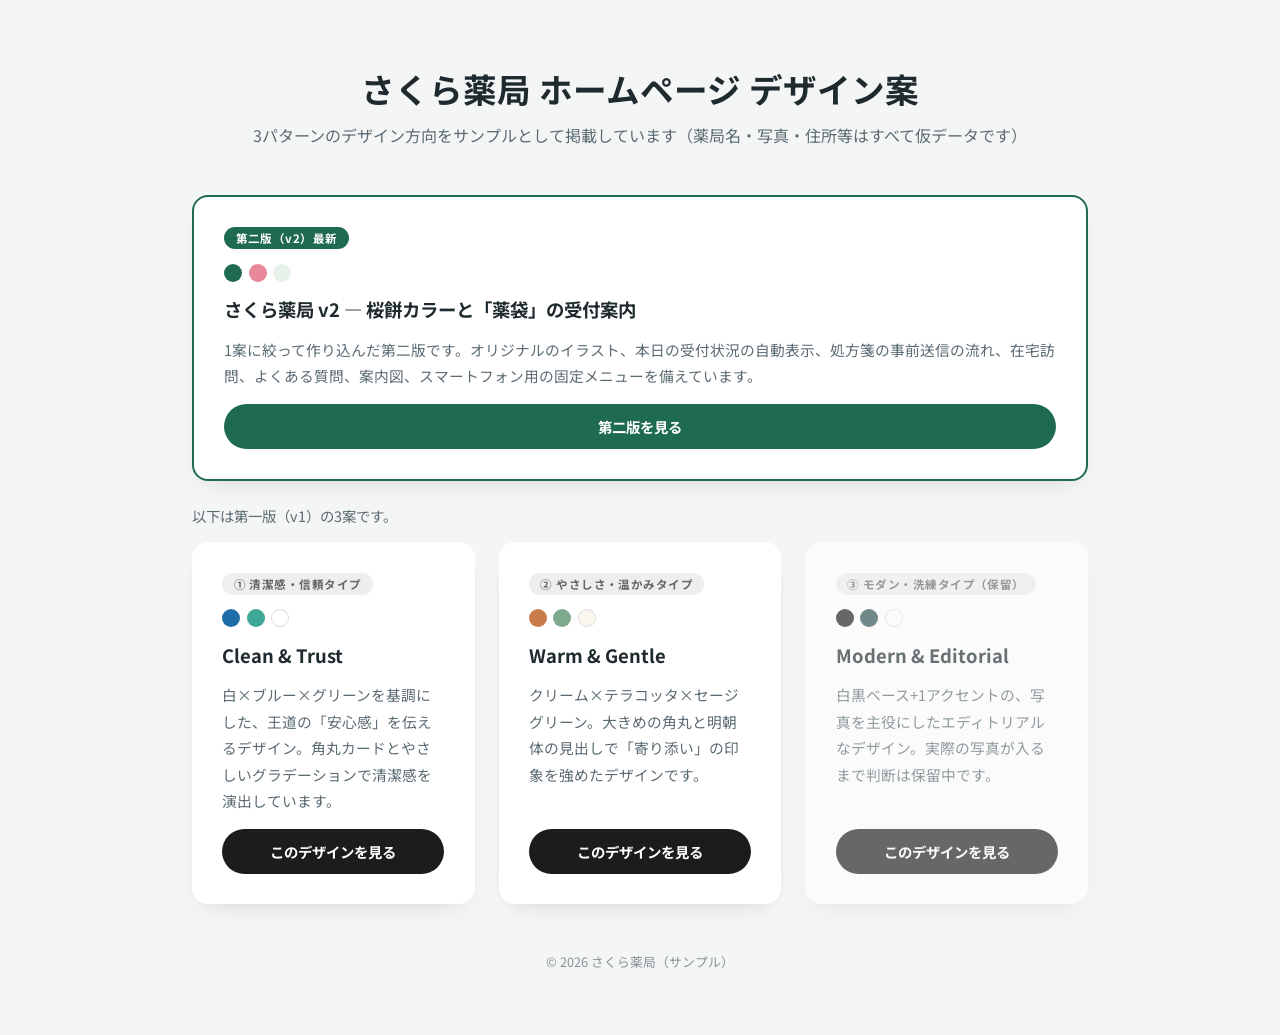
<file: index.html>
<!doctype html>
<html lang="ja">
<head>
<meta charset="utf-8">
<meta name="viewport" content="width=device-width, initial-scale=1">
<title>さくら薬局 ホームページ デザイン案</title>
<link rel="stylesheet" href="css/common.css">
<link rel="preconnect" href="https://fonts.googleapis.com">
<link rel="preconnect" href="https://fonts.gstatic.com" crossorigin>
<link rel="stylesheet" href="https://fonts.googleapis.com/css2?family=Noto+Sans+JP:wght@400;500;700;900&display=swap">
<style>
body{font-family:'Noto Sans JP',sans-serif;background:#f4f6f5;color:#1f2a2e}
.wrap{max-width:960px;margin:0 auto;padding:clamp(2rem,6vw,4rem) clamp(1.2rem,4vw,2rem)}
header{text-align:center;margin-bottom:clamp(2rem,5vw,3rem)}
header p{color:#5b6b73;margin:.6rem 0 0}
h1{font-size:clamp(1.5rem,4vw,2.1rem);margin:0}
.cards{display:grid;grid-template-columns:repeat(auto-fit,minmax(260px,1fr));gap:1.5rem}
.card{background:#fff;border-radius:16px;padding:1.9rem;box-shadow:0 10px 24px -16px rgba(20,30,34,.25);display:flex;flex-direction:column;gap:.9rem}
.card h2{font-size:1.15rem;margin:0}
.card p{color:#5b6b73;font-size:.92rem;line-height:1.8;margin:0;flex:1}
.swatches{display:flex;gap:.4rem}
.swatches span{width:18px;height:18px;border-radius:50%;display:inline-block}
.card a{display:inline-flex;justify-content:center;align-items:center;padding:.75rem 1.2rem;border-radius:999px;background:#1c1c1c;color:#fff;font-weight:700;font-size:.9rem;text-decoration:none}
.card.hold{opacity:.65}
.badge{font-size:.72rem;font-weight:700;letter-spacing:.04em;background:#eee;color:#666;border-radius:999px;padding:.2rem .7rem;align-self:flex-start}
footer{text-align:center;color:#8a9298;font-size:.8rem;margin-top:3rem}
</style>
</head>
<body>
<div class="wrap">
<header>
<h1>さくら薬局 ホームページ デザイン案</h1>
<p>3パターンのデザイン方向をサンプルとして掲載しています（薬局名・写真・住所等はすべて仮データです）</p>
</header>
<div class="cards" style="grid-template-columns:1fr;margin-bottom:1.5rem">
<div class="card" style="border:2px solid #1F6B4F">
<span class="badge" style="background:#1F6B4F;color:#fff">第二版（v2）最新</span>
<div class="swatches"><span style="background:#1F6B4F"></span><span style="background:#E9879B"></span><span style="background:#E6F1EA"></span></div>
<h2>さくら薬局 v2 ― 桜餅カラーと「薬袋」の受付案内</h2>
<p>1案に絞って作り込んだ第二版です。オリジナルのイラスト、本日の受付状況の自動表示、処方箋の事前送信の流れ、在宅訪問、よくある質問、案内図、スマートフォン用の固定メニューを備えています。</p>
<a href="v2/index.html" style="background:#1F6B4F">第二版を見る</a>
</div>
</div>
<p style="color:#5b6b73;font-size:.9rem;margin:0 0 1rem">以下は第一版（v1）の3案です。</p>
<div class="cards">
<div class="card">
<span class="badge">① 清潔感・信頼タイプ</span>
<div class="swatches"><span style="background:#1E6FA8"></span><span style="background:#3FA796"></span><span style="background:#ffffff;border:1px solid #ddd"></span></div>
<h2>Clean &amp; Trust</h2>
<p>白×ブルー×グリーンを基調にした、王道の「安心感」を伝えるデザイン。角丸カードとやさしいグラデーションで清潔感を演出しています。</p>
<a href="clean.html">このデザインを見る</a>
</div>
<div class="card">
<span class="badge">② やさしさ・温かみタイプ</span>
<div class="swatches"><span style="background:#C97C4A"></span><span style="background:#7FA98C"></span><span style="background:#fbf6ee;border:1px solid #ddd"></span></div>
<h2>Warm &amp; Gentle</h2>
<p>クリーム×テラコッタ×セージグリーン。大きめの角丸と明朝体の見出しで「寄り添い」の印象を強めたデザインです。</p>
<a href="warm.html">このデザインを見る</a>
</div>
<div class="card hold">
<span class="badge">③ モダン・洗練タイプ（保留）</span>
<div class="swatches"><span style="background:#1c1c1c"></span><span style="background:#2B4F4F"></span><span style="background:#ffffff;border:1px solid #ddd"></span></div>
<h2>Modern &amp; Editorial</h2>
<p>白黒ベース+1アクセントの、写真を主役にしたエディトリアルなデザイン。実際の写真が入るまで判断は保留中です。</p>
<a href="modern.html">このデザインを見る</a>
</div>
</div>
<footer>© 2026 さくら薬局（サンプル）</footer>
</div>
</body>
</html>
</file>
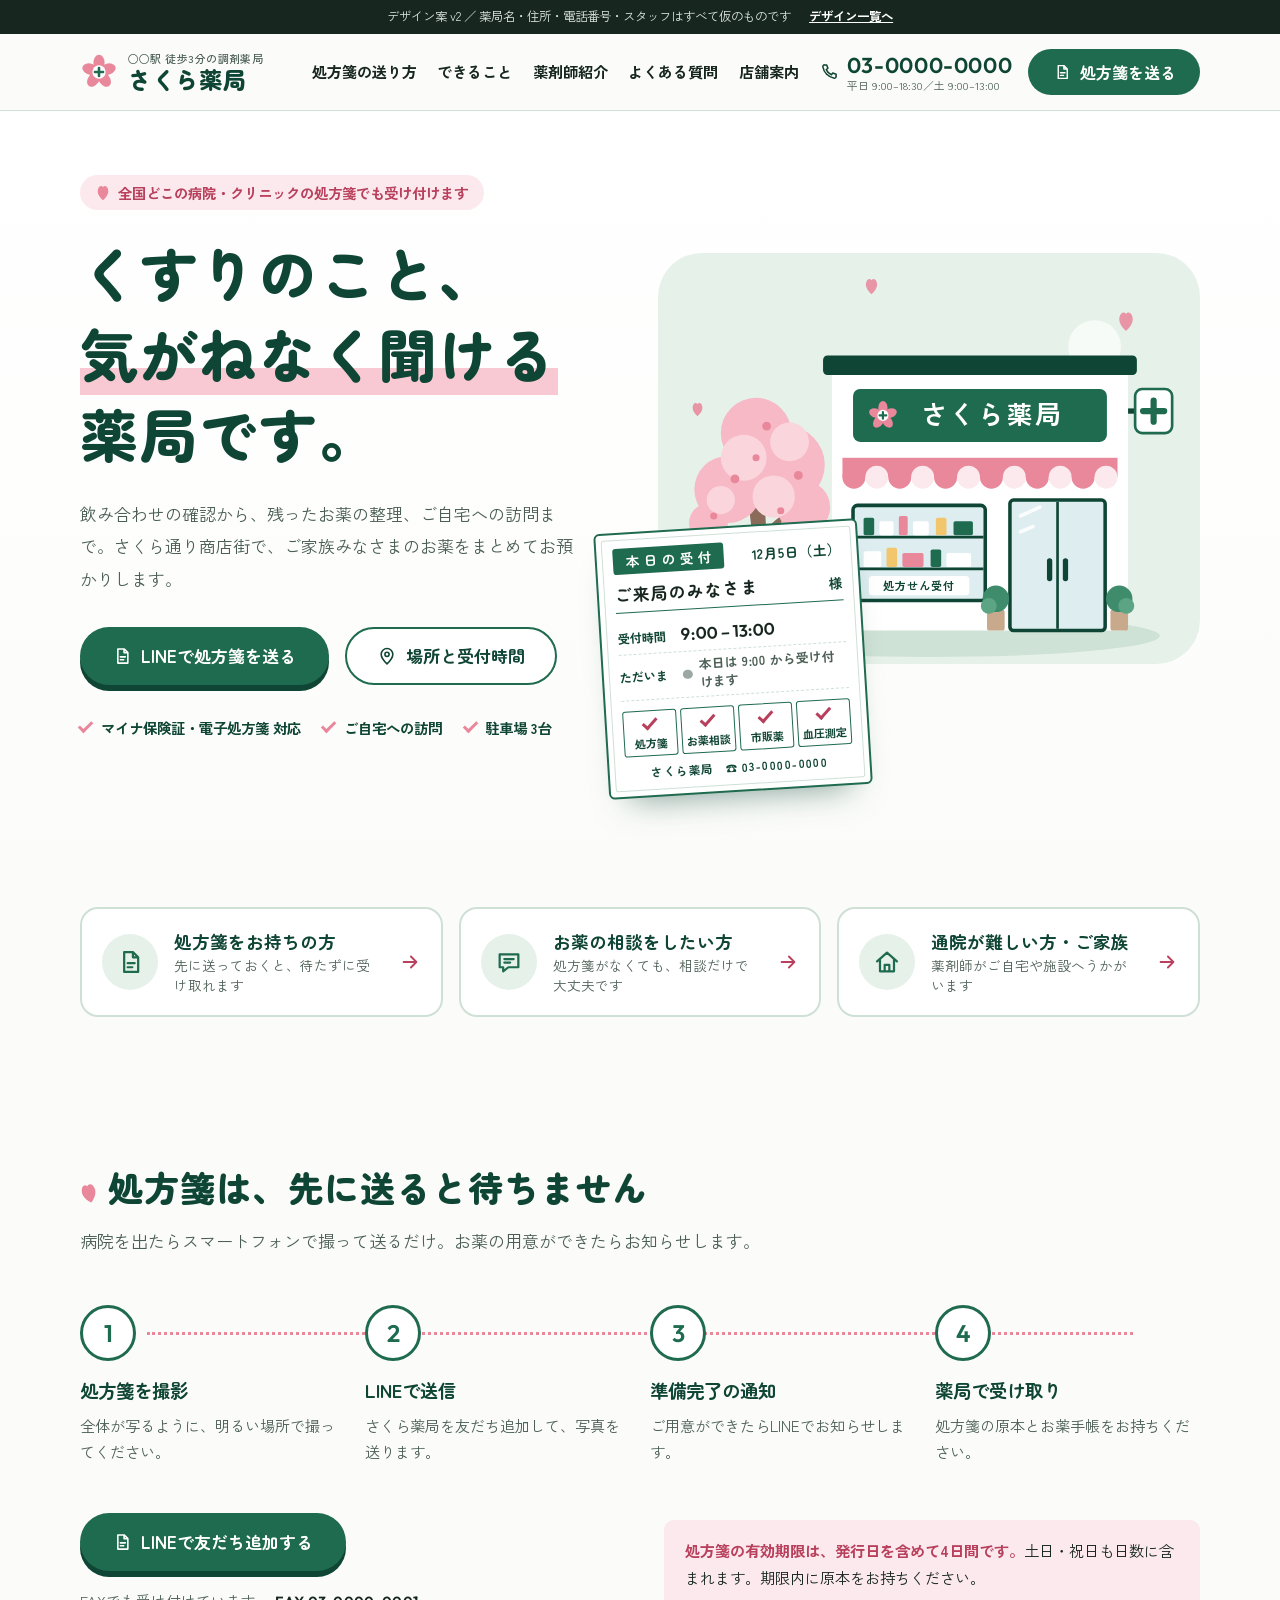
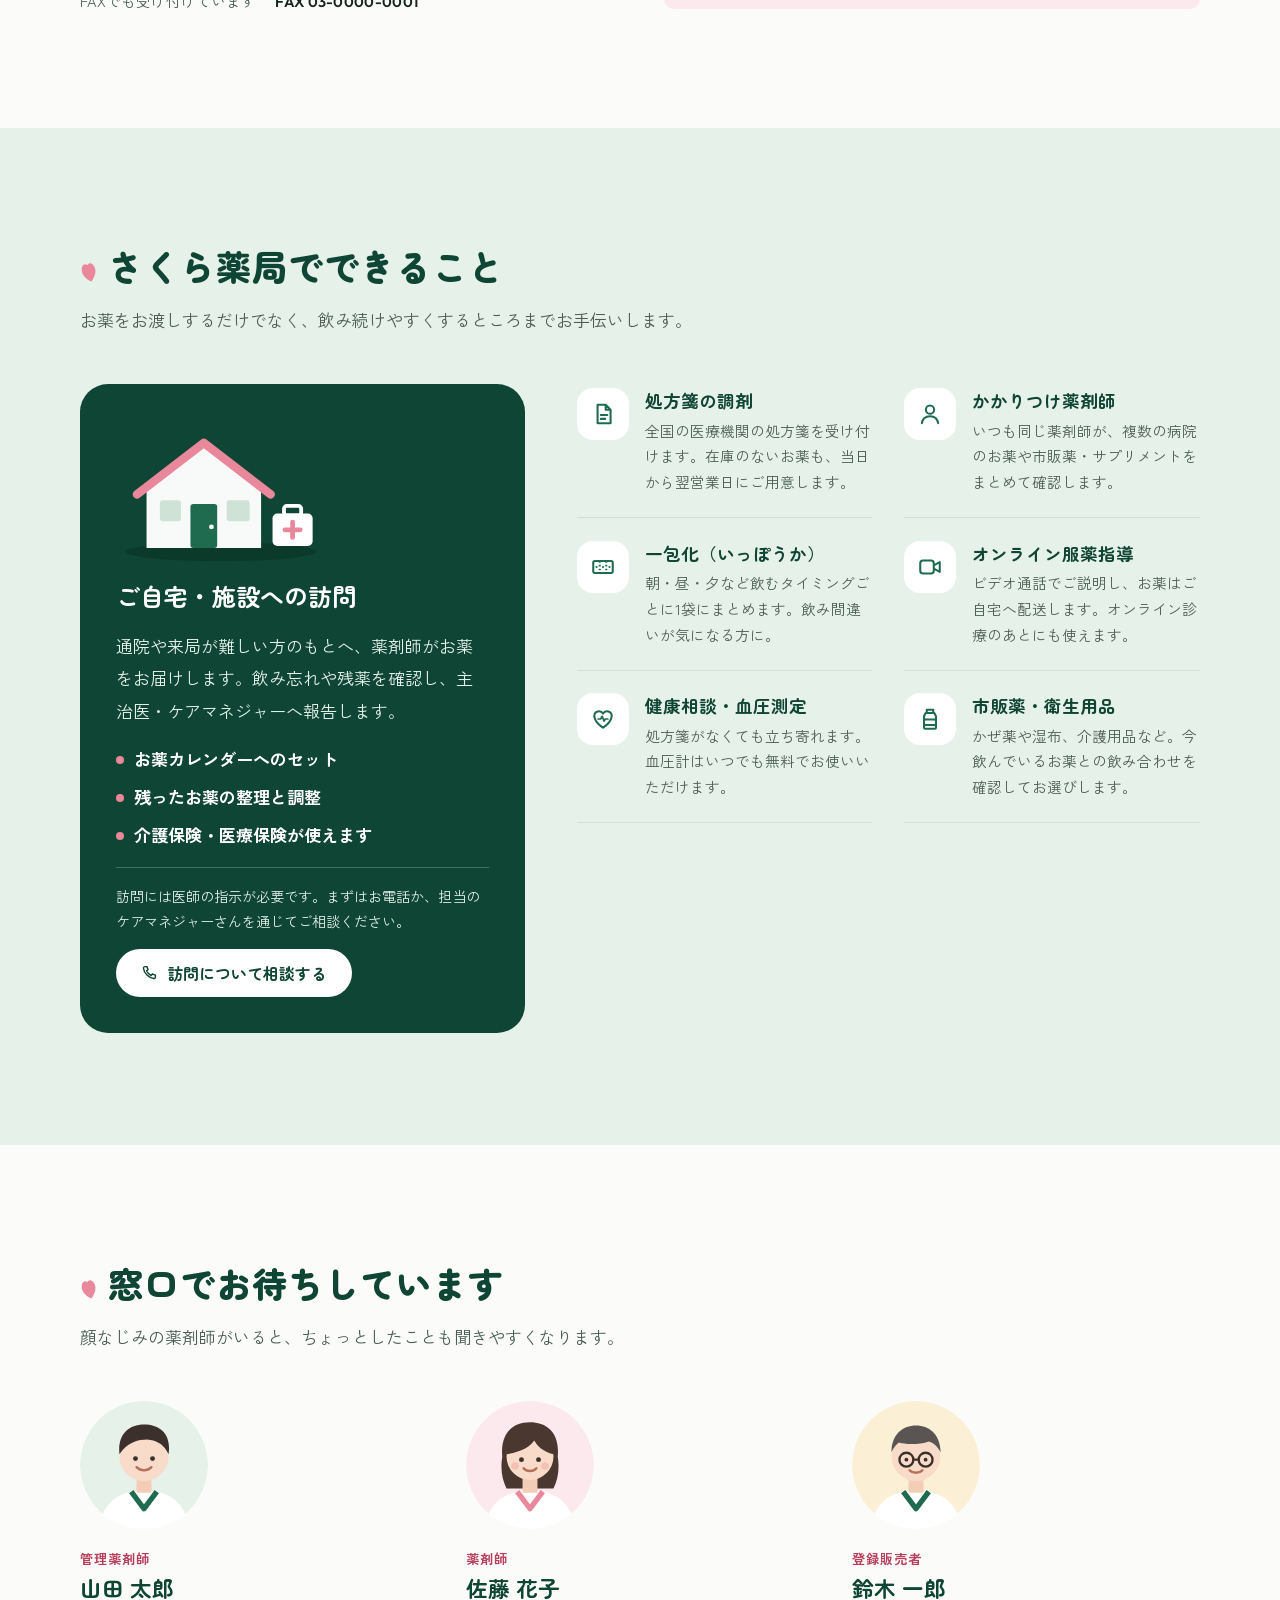
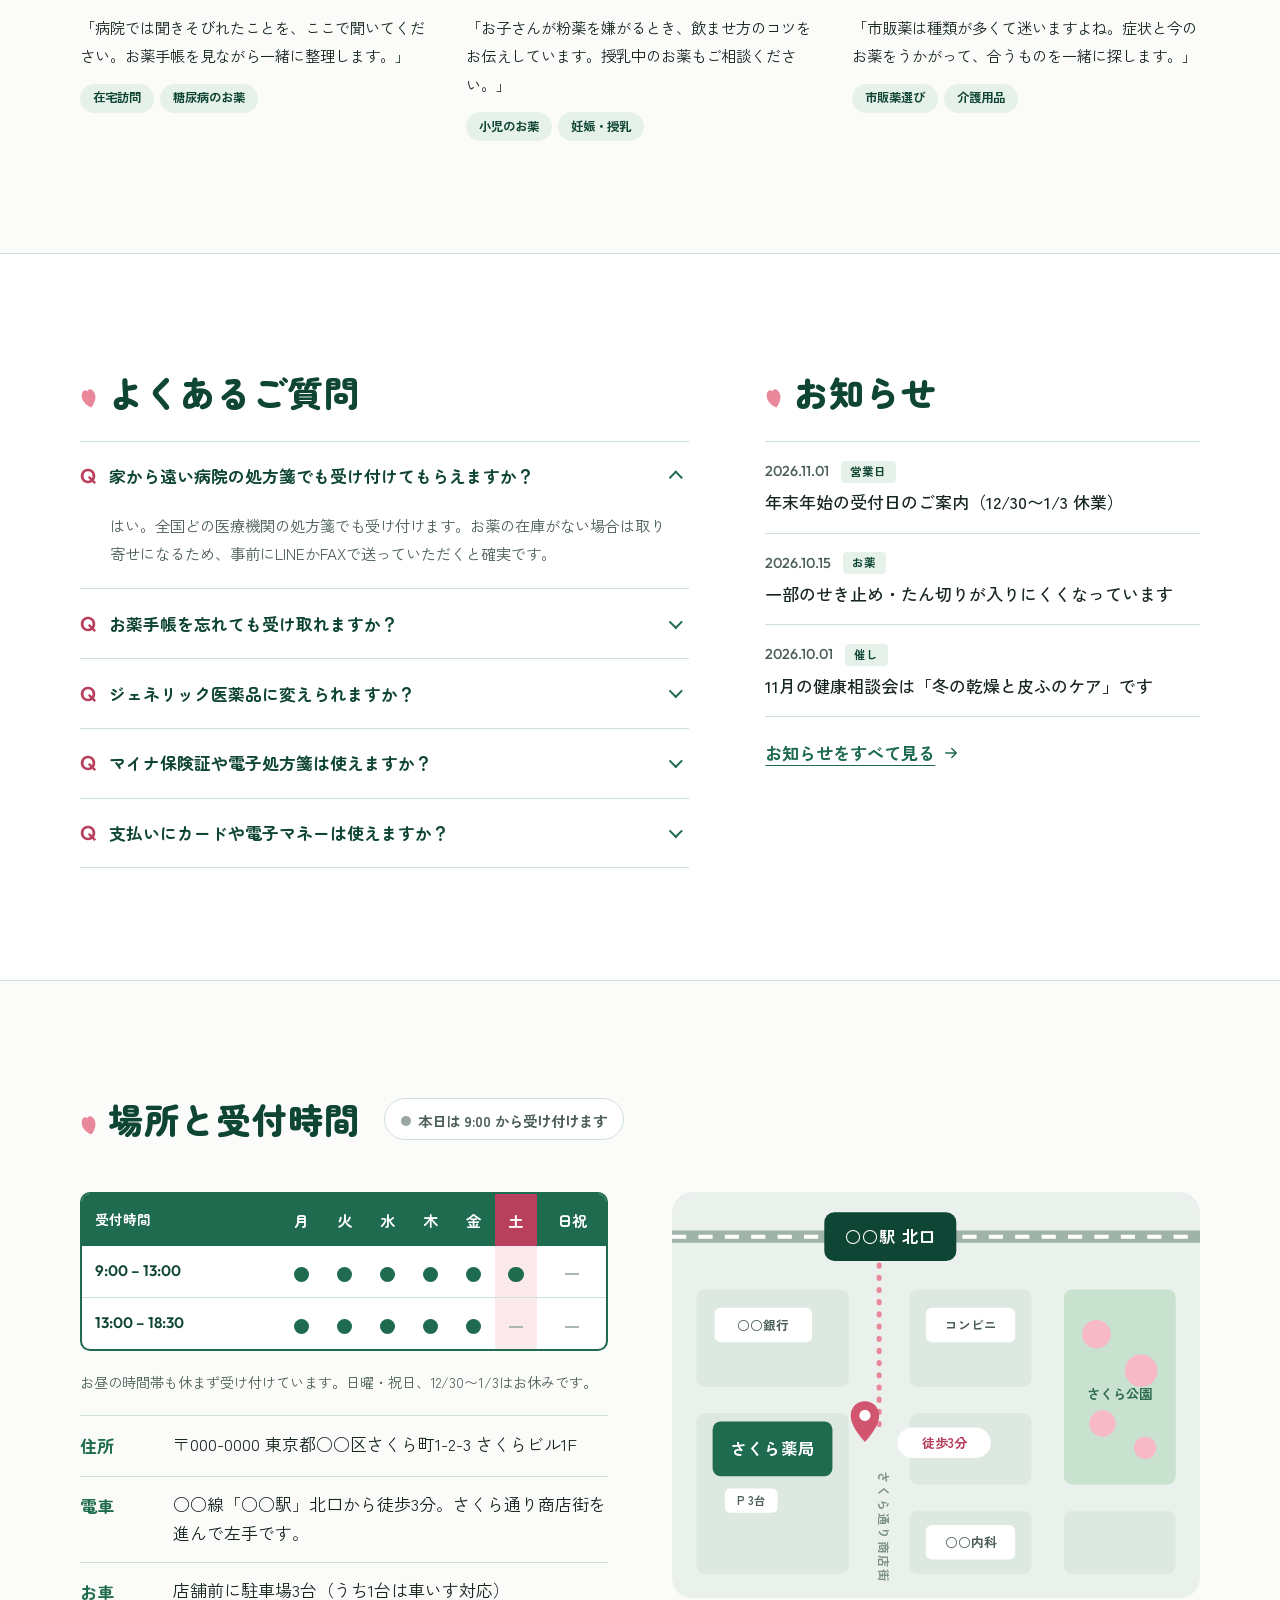
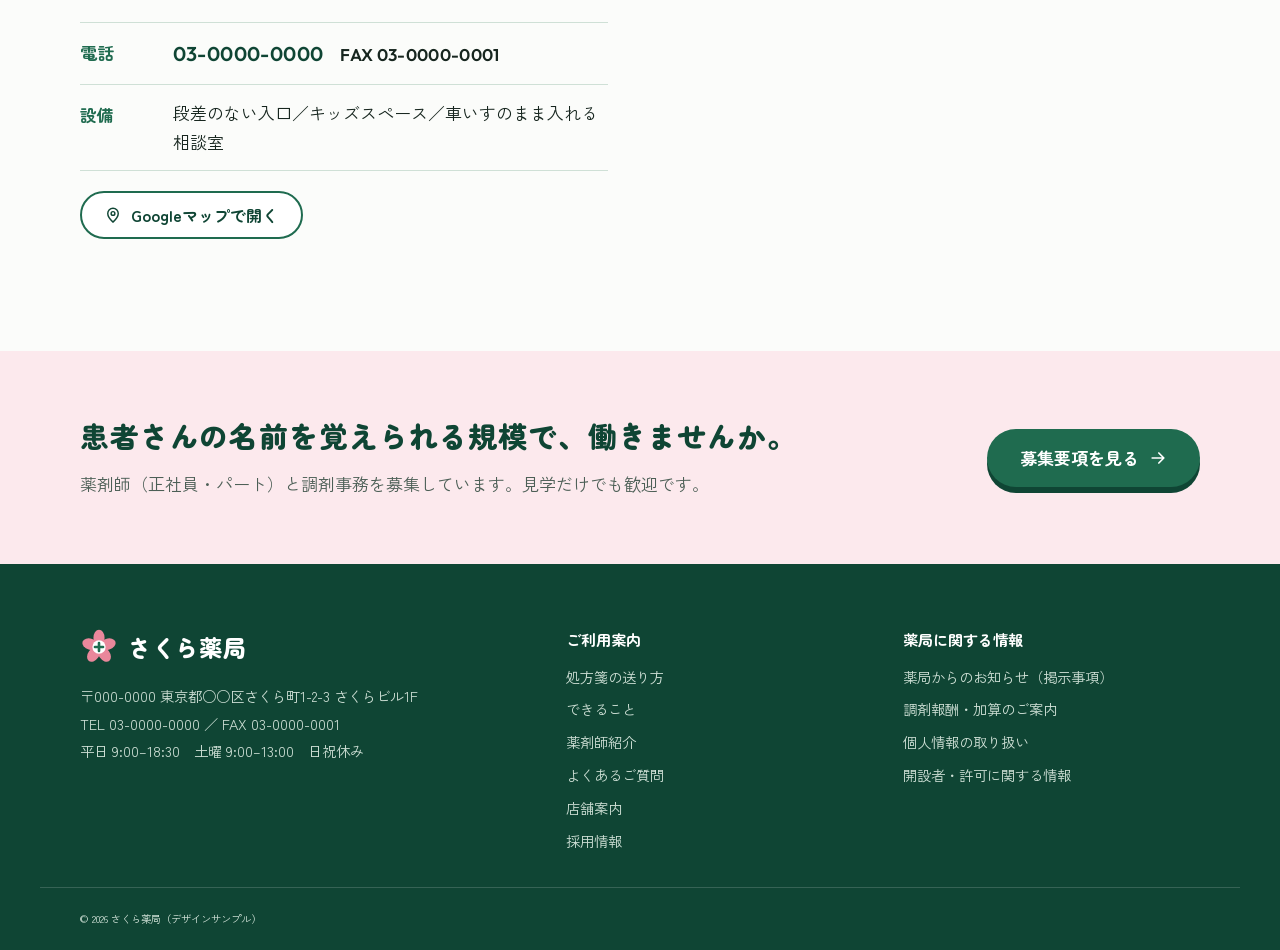
<file: v2/index.html>
<!doctype html>
<html lang="ja">
<head>
<meta charset="utf-8">
<meta name="viewport" content="width=device-width, initial-scale=1">
<title>さくら薬局｜○○駅 徒歩3分の調剤薬局（デザイン案 v2）</title>
<meta name="description" content="さくら薬局は○○駅から徒歩3分の調剤薬局です。全国の処方箋を受け付け、LINEでの事前送信、ご自宅への訪問、オンライン服薬指導に対応しています。">
<link rel="preconnect" href="https://fonts.googleapis.com">
<link rel="preconnect" href="https://fonts.gstatic.com" crossorigin>
<link rel="stylesheet" href="https://fonts.googleapis.com/css2?family=Outfit:wght@500;600&family=Zen+Kaku+Gothic+New:wght@400;500;700&family=Zen+Maru+Gothic:wght@500;700;900&display=swap">
<link rel="stylesheet" href="css/style.css">
</head>
<body>

<!-- 共通で使い回すSVGパーツ -->
<svg width="0" height="0" style="position:absolute" aria-hidden="true" focusable="false">
<defs>
<symbol id="mark" viewBox="0 0 32 32">
<g fill="#E9879B">
<ellipse cx="16" cy="8.4" rx="4.7" ry="7"/>
<ellipse cx="16" cy="8.4" rx="4.7" ry="7" transform="rotate(72 16 16)"/>
<ellipse cx="16" cy="8.4" rx="4.7" ry="7" transform="rotate(144 16 16)"/>
<ellipse cx="16" cy="8.4" rx="4.7" ry="7" transform="rotate(216 16 16)"/>
<ellipse cx="16" cy="8.4" rx="4.7" ry="7" transform="rotate(288 16 16)"/>
</g>
<circle cx="16" cy="16" r="5.6" fill="#fff"/>
<path d="M16 12.6v6.8M12.6 16h6.8" stroke="#1F6B4F" stroke-width="2.2" stroke-linecap="round"/>
</symbol>
<symbol id="petal" viewBox="0 0 20 24">
<path d="M10 23C3 17 1 11 3.5 5.5 5 2.4 8 1.6 10 4.2 12 1.6 15 2.4 16.5 5.5 19 11 17 17 10 23z"/>
</symbol>
<symbol id="i-arrow" viewBox="0 0 24 24"><path d="M5 12h14M13 6l6 6-6 6" fill="none" stroke="currentColor" stroke-width="2" stroke-linecap="round" stroke-linejoin="round"/></symbol>
<symbol id="i-tel" viewBox="0 0 24 24"><path d="M6.6 3.5h2.6l1.5 4-2 1.6a12 12 0 0 0 6.2 6.2l1.6-2 4 1.5v2.6a2 2 0 0 1-2.2 2A16.5 16.5 0 0 1 4.6 5.7a2 2 0 0 1 2-2.2z" fill="none" stroke="currentColor" stroke-width="1.9" stroke-linejoin="round"/></symbol>
<symbol id="i-send" viewBox="0 0 24 24"><path d="M7 3.5h7.5L19 8v12.5H7z M14.5 3.5V8H19 M10 13h6M10 16.5h4" fill="none" stroke="currentColor" stroke-width="1.9" stroke-linecap="round" stroke-linejoin="round"/></symbol>
<symbol id="i-pin" viewBox="0 0 24 24"><path d="M12 21.5s7-6.4 7-11.5a7 7 0 0 0-14 0c0 5.100 7 11.500 7 11.500z" fill="none" stroke="currentColor" stroke-width="1.9" stroke-linejoin="round"/><circle cx="12" cy="10" r="2.5" fill="none" stroke="currentColor" stroke-width="1.9"/></symbol>
<symbol id="i-home" viewBox="0 0 24 24"><path d="M3.500 11.500 12 4l8.500 7.500M6 9.800V20h12V9.800M10 20v-5.500h4V20" fill="none" stroke="currentColor" stroke-width="1.9" stroke-linecap="round" stroke-linejoin="round"/></symbol>
<symbol id="i-video" viewBox="0 0 24 24"><rect x="3" y="6" width="12.500" height="12" rx="2.500" fill="none" stroke="currentColor" stroke-width="1.9"/><path d="M15.500 10.500 21 7.500v9l-5.500-3" fill="none" stroke="currentColor" stroke-width="1.9" stroke-linejoin="round"/></symbol>
<symbol id="i-person" viewBox="0 0 24 24"><circle cx="12" cy="8" r="3.800" fill="none" stroke="currentColor" stroke-width="1.9"/><path d="M4.500 20.500c.600-4.200 3.500-6.500 7.500-6.500s6.900 2.300 7.500 6.500" fill="none" stroke="currentColor" stroke-width="1.9" stroke-linecap="round"/></symbol>
<symbol id="i-packs" viewBox="0 0 24 24"><rect x="3" y="6.500" width="18" height="11" rx="1.500" fill="none" stroke="currentColor" stroke-width="1.9"/><path d="M9 6.500v11M15 6.500v11" fill="none" stroke="currentColor" stroke-width="1.9" stroke-dasharray="1.500 2"/><circle cx="6" cy="12" r="1" fill="currentColor"/><circle cx="12" cy="12" r="1" fill="currentColor"/><circle cx="18" cy="12" r="1" fill="currentColor"/></symbol>
<symbol id="i-heart" viewBox="0 0 24 24"><path d="M12 20S4 15 4 9.300A4.300 4.300 0 0 1 12 7a4.300 4.300 0 0 1 8 2.300C20 15 12 20 12 20z" fill="none" stroke="currentColor" stroke-width="1.9" stroke-linejoin="round"/><path d="M7.500 12h2.300l1.400-2.500 1.800 4.500 1.200-2h2.300" fill="none" stroke="currentColor" stroke-width="1.600" stroke-linecap="round" stroke-linejoin="round"/></symbol>
<symbol id="i-bottle" viewBox="0 0 24 24"><path d="M9 3.500h6v3H9zM8 6.500h8l1.500 3V20a1 1 0 0 1-1 1h-9a1 1 0 0 1-1-1V9.500z M6.500 12.500h11v5h-11" fill="none" stroke="currentColor" stroke-width="1.9" stroke-linejoin="round"/></symbol>
<symbol id="i-chat" viewBox="0 0 24 24"><path d="M4 5.500h16v11h-8.500L7 20v-3.500H4z" fill="none" stroke="currentColor" stroke-width="1.9" stroke-linejoin="round"/><path d="M8 9.500h8M8 12.500h5" fill="none" stroke="currentColor" stroke-width="1.9" stroke-linecap="round"/></symbol>
</defs>
</svg>

<p class="demo-strip">デザイン案 v2 ／ 薬局名・住所・電話番号・スタッフはすべて仮のものです　<a href="../index.html">デザイン一覧へ</a></p>

<header class="site-header" id="top">
<div class="wrap header-inner">
<a class="logo" href="#top" aria-label="さくら薬局 トップへ">
<svg width="38" height="38" aria-hidden="true"><use href="#mark"/></svg>
<span class="logo-text"><small>○○駅 徒歩3分の調剤薬局</small>さくら薬局</span>
</a>
<button class="nav-toggle" type="button" aria-expanded="false" aria-controls="gnav">
<span class="nav-toggle-bars" aria-hidden="true"></span><span class="nav-toggle-label">メニュー</span>
</button>
<nav class="gnav" id="gnav" aria-label="メインメニュー">
<a href="#flow">処方箋の送り方</a>
<a href="#service">できること</a>
<a href="#staff">薬剤師紹介</a>
<a href="#faq">よくある質問</a>
<a href="#store">店舗案内</a>
</nav>
<div class="header-cta">
<a class="tel" href="tel:0300000000">
<svg width="20" height="20" aria-hidden="true"><use href="#i-tel"/></svg>
<span><b>03-0000-0000</b><small>平日 9:00–18:30／土 9:00–13:00</small></span>
</a>
<a class="btn btn-primary" href="#flow"><svg width="18" height="18" aria-hidden="true"><use href="#i-send"/></svg>処方箋を送る</a>
</div>
</div>
</header>

<main>

<!-- ヒーロー -->
<section class="hero">
<div class="wrap hero-inner">
<div class="hero-copy">
<p class="hero-tag"><svg width="14" height="17" aria-hidden="true"><use href="#petal"/></svg>全国どこの病院・クリニックの処方箋でも受け付けます</p>
<h1>くすりのこと、<br><span class="marker">気がねなく聞ける</span><br>薬局です。</h1>
<p class="hero-lead">飲み合わせの確認から、残ったお薬の整理、ご自宅への訪問まで。さくら通り商店街で、ご家族みなさまのお薬をまとめてお預かりします。</p>
<div class="hero-actions">
<a class="btn btn-primary btn-lg" href="#flow"><svg width="20" height="20" aria-hidden="true"><use href="#i-send"/></svg>LINEで処方箋を送る</a>
<a class="btn btn-ghost btn-lg" href="#store"><svg width="20" height="20" aria-hidden="true"><use href="#i-pin"/></svg>場所と受付時間</a>
</div>
<ul class="hero-points">
<li>マイナ保険証・電子処方箋 対応</li>
<li>ご自宅への訪問</li>
<li>駐車場 3台</li>
</ul>
</div>

<div class="hero-visual">
<div class="hero-panel">
<svg class="storefront" viewBox="0 0 560 430" role="img" aria-label="さくら薬局の外観イラスト">
<!-- 空と地面 -->
<circle cx="468" cy="70" r="30" fill="#fff" opacity=".7"/>
<ellipse cx="280" cy="398" rx="262" ry="24" fill="#CFE2D6"/>
<!-- 桜の木 -->
<path d="M82 392c2-50 0-96-6-140l18-2c2 46 6 94 10 142z" fill="#8A6A58"/>
<path d="M88 300c-14-16-28-22-44-24M92 286c14-18 26-26 44-30" stroke="#8A6A58" stroke-width="6" stroke-linecap="round" fill="none"/>
<g fill="#F6B9C5"><circle cx="52" cy="232" r="38"/><circle cx="118" cy="204" r="44"/><circle cx="84" cy="168" r="40"/><circle cx="138" cy="252" r="30"/><circle cx="30" cy="270" r="22"/></g>
<g fill="#FBD5DC"><circle cx="70" cy="196" r="26"/><circle cx="122" cy="178" r="22"/><circle cx="104" cy="240" r="24"/><circle cx="44" cy="244" r="16"/></g>
<g fill="#E9879B"><circle cx="96" cy="160" r="5"/><circle cx="60" cy="220" r="5"/><circle cx="132" cy="216" r="5"/><circle cx="112" cy="256" r="4"/><circle cx="36" cy="262" r="4"/><circle cx="84" cy="196" r="4"/></g>
<!-- 建物 -->
<rect x="170" y="92" width="336" height="300" rx="6" fill="#FFFFFF"/>
<rect x="160" y="80" width="356" height="22" rx="5" fill="#0F4534"/>
<!-- 看板 -->
<rect x="194" y="118" width="288" height="60" rx="8" fill="#1F6B4F"/>
<g transform="translate(210 130) scale(1.12)"><use href="#mark" width="32" height="32"/></g>
<text x="352" y="158" text-anchor="middle" font-family="'Zen Maru Gothic',sans-serif" font-weight="700" font-size="29" fill="#fff" letter-spacing="3">さくら薬局</text>
<!-- 日よけ -->
<rect x="182" y="196" width="312" height="22" fill="#E9879B"/>
<g>
<circle cx="195" cy="218" r="13" fill="#E9879B"/><circle cx="221" cy="218" r="13" fill="#FCE9ED"/><circle cx="247" cy="218" r="13" fill="#E9879B"/><circle cx="273" cy="218" r="13" fill="#FCE9ED"/><circle cx="299" cy="218" r="13" fill="#E9879B"/><circle cx="325" cy="218" r="13" fill="#FCE9ED"/><circle cx="351" cy="218" r="13" fill="#E9879B"/><circle cx="377" cy="218" r="13" fill="#FCE9ED"/><circle cx="403" cy="218" r="13" fill="#E9879B"/><circle cx="429" cy="218" r="13" fill="#FCE9ED"/><circle cx="455" cy="218" r="13" fill="#E9879B"/><circle cx="481" cy="218" r="13" fill="#FCE9ED"/>
</g>
<!-- 窓と棚 -->
<rect x="194" y="250" width="150" height="108" rx="5" fill="#DDEDF0" stroke="#0F4534" stroke-width="4"/>
<path d="M196 286h146M196 322h146" stroke="#0F4534" stroke-width="3"/>
<g>
<rect x="206" y="264" width="12" height="20" rx="2" fill="#1F6B4F"/><rect x="224" y="268" width="16" height="16" rx="2" fill="#fff"/><rect x="246" y="262" width="10" height="22" rx="2" fill="#E9879B"/><rect x="262" y="268" width="18" height="16" rx="2" fill="#fff"/><rect x="288" y="264" width="12" height="20" rx="2" fill="#F2C66D"/><rect x="308" y="268" width="22" height="16" rx="2" fill="#1F6B4F"/>
<rect x="206" y="302" width="20" height="18" rx="2" fill="#fff"/><rect x="232" y="298" width="12" height="22" rx="2" fill="#F2C66D"/><rect x="250" y="304" width="24" height="16" rx="2" fill="#E9879B"/><rect x="282" y="300" width="12" height="20" rx="2" fill="#1F6B4F"/><rect x="300" y="304" width="28" height="16" rx="2" fill="#fff"/>
</g>
<rect x="212" y="330" width="114" height="22" rx="4" fill="#fff"/>
<text x="269" y="346" text-anchor="middle" font-family="'Zen Kaku Gothic New',sans-serif" font-weight="700" font-size="12.5" fill="#0F4534" letter-spacing="1">処方せん受付</text>
<!-- 自動ドア -->
<rect x="372" y="244" width="108" height="148" rx="4" fill="#DDEDF0" stroke="#0F4534" stroke-width="4"/>
<path d="M426 246v144" stroke="#0F4534" stroke-width="3"/>
<rect x="414" y="310" width="6" height="26" rx="3" fill="#0F4534"/><rect x="432" y="310" width="6" height="26" rx="3" fill="#0F4534"/>
<path d="M384 262l22-10M384 280l14-6" stroke="#fff" stroke-width="4" stroke-linecap="round" opacity=".9"/>
<!-- 突き出し看板 -->
<rect x="506" y="140" width="10" height="6" fill="#0F4534"/>
<rect x="514" y="118" width="42" height="50" rx="8" fill="#fff" stroke="#1F6B4F" stroke-width="3"/>
<path d="M535 131v24M523 143h24" stroke="#1F6B4F" stroke-width="7" stroke-linecap="round"/>
<!-- 植木 -->
<rect x="346" y="368" width="20" height="24" rx="3" fill="#C9A98C"/>
<circle cx="356" cy="356" r="15" fill="#3E8C6B"/><circle cx="348" cy="364" r="9" fill="#5BA584"/>
<rect x="486" y="368" width="20" height="24" rx="3" fill="#C9A98C"/>
<circle cx="496" cy="356" r="15" fill="#3E8C6B"/><circle cx="504" cy="364" r="9" fill="#5BA584"/>
</svg>
<span class="float-petal p1" aria-hidden="true"><svg width="18" height="22"><use href="#petal"/></svg></span>
<span class="float-petal p2" aria-hidden="true"><svg width="13" height="16"><use href="#petal"/></svg></span>
<span class="float-petal p3" aria-hidden="true"><svg width="15" height="18"><use href="#petal"/></svg></span>
</div>

<!-- 薬袋（やくたい）をかたどった本日の受付案内 -->
<aside class="yakutai" aria-label="本日の受付案内">
<p class="yk-head"><span class="yk-kind">本日の受付</span><span class="yk-date" data-today>受付時間</span></p>
<p class="yk-name"><span>ご来局のみなさま</span>様</p>
<dl class="yk-rows">
<div><dt>受付時間</dt><dd data-today-hours>平日 9:00 – 18:30<br>土曜 9:00 – 13:00</dd></div>
<div data-status-row hidden><dt>ただいま</dt><dd><span class="status" data-status></span></dd></div>
</dl>
<ul class="yk-checks" aria-label="本日できること">
<li>処方箋</li><li>お薬相談</li><li>市販薬</li><li>血圧測定</li>
</ul>
<p class="yk-foot">さくら薬局　☎ 03-0000-0000</p>
</aside>
</div>
</div>
</section>

<!-- 目的別の入口 -->
<section class="routes" aria-label="ご用件から探す">
<div class="wrap routes-grid">
<a class="route" href="#flow">
<span class="route-icon"><svg width="28" height="28" aria-hidden="true"><use href="#i-send"/></svg></span>
<span class="route-body"><b>処方箋をお持ちの方</b><span>先に送っておくと、待たずに受け取れます</span></span>
<svg class="route-arrow" width="22" height="22" aria-hidden="true"><use href="#i-arrow"/></svg>
</a>
<a class="route" href="#service">
<span class="route-icon"><svg width="28" height="28" aria-hidden="true"><use href="#i-chat"/></svg></span>
<span class="route-body"><b>お薬の相談をしたい方</b><span>処方箋がなくても、相談だけで大丈夫です</span></span>
<svg class="route-arrow" width="22" height="22" aria-hidden="true"><use href="#i-arrow"/></svg>
</a>
<a class="route" href="#homecare">
<span class="route-icon"><svg width="28" height="28" aria-hidden="true"><use href="#i-home"/></svg></span>
<span class="route-body"><b>通院が難しい方・ご家族</b><span>薬剤師がご自宅や施設へうかがいます</span></span>
<svg class="route-arrow" width="22" height="22" aria-hidden="true"><use href="#i-arrow"/></svg>
</a>
</div>
</section>

<!-- 処方箋の事前送信 -->
<section class="section flow" id="flow">
<div class="wrap">
<div class="section-head">
<h2><svg width="18" height="22" aria-hidden="true"><use href="#petal"/></svg>処方箋は、先に送ると待ちません</h2>
<p>病院を出たらスマートフォンで撮って送るだけ。お薬の用意ができたらお知らせします。</p>
</div>
<ol class="steps">
<li><span class="step-no">1</span><h3>処方箋を撮影</h3><p>全体が写るように、明るい場所で撮ってください。</p></li>
<li><span class="step-no">2</span><h3>LINEで送信</h3><p>さくら薬局を友だち追加して、写真を送ります。</p></li>
<li><span class="step-no">3</span><h3>準備完了の通知</h3><p>ご用意ができたらLINEでお知らせします。</p></li>
<li><span class="step-no">4</span><h3>薬局で受け取り</h3><p>処方箋の原本とお薬手帳をお持ちください。</p></li>
</ol>
<div class="flow-foot">
<div class="flow-cta">
<a class="btn btn-primary btn-lg" href="#"><svg width="20" height="20" aria-hidden="true"><use href="#i-send"/></svg>LINEで友だち追加する</a>
<p>FAXでも受け付けています　<b class="num">FAX 03-0000-0001</b></p>
</div>
<p class="notice"><b>処方箋の有効期限は、発行日を含めて4日間です。</b>土日・祝日も日数に含まれます。期限内に原本をお持ちください。</p>
</div>
</div>
</section>

<!-- できること -->
<section class="section service" id="service">
<div class="wrap">
<div class="section-head">
<h2><svg width="18" height="22" aria-hidden="true"><use href="#petal"/></svg>さくら薬局でできること</h2>
<p>お薬をお渡しするだけでなく、飲み続けやすくするところまでお手伝いします。</p>
</div>
<div class="service-grid">
<article class="homecare" id="homecare">
<svg class="homecare-art" viewBox="0 0 220 150" aria-hidden="true">
<ellipse cx="110" cy="138" rx="100" ry="10" fill="#0B3A2B"/>
<path d="M32 74 92 28l60 46v60H32z" fill="#F7FAF8"/>
<path d="M22 78 92 24l70 54" fill="none" stroke="#E9879B" stroke-width="9" stroke-linecap="round" stroke-linejoin="round"/>
<rect x="78" y="88" width="28" height="46" rx="3" fill="#1F6B4F"/>
<circle cx="100" cy="112" r="2.500" fill="#fff"/>
<rect x="116" y="84" width="24" height="22" rx="3" fill="#CFE2D6"/>
<rect x="46" y="84" width="22" height="22" rx="3" fill="#CFE2D6"/>
<rect x="164" y="98" width="42" height="34" rx="5" fill="#fff"/>
<rect x="176" y="90" width="18" height="10" rx="3" fill="none" stroke="#fff" stroke-width="4"/>
<path d="M185 107v16M177 115h16" stroke="#E9879B" stroke-width="5" stroke-linecap="round"/>
</svg>
<h3>ご自宅・施設への訪問</h3>
<p>通院や来局が難しい方のもとへ、薬剤師がお薬をお届けします。飲み忘れや残薬を確認し、主治医・ケアマネジャーへ報告します。</p>
<ul>
<li>お薬カレンダーへのセット</li>
<li>残ったお薬の整理と調整</li>
<li>介護保険・医療保険が使えます</li>
</ul>
<p class="homecare-note">訪問には医師の指示が必要です。まずはお電話か、担当のケアマネジャーさんを通じてご相談ください。</p>
<a class="btn btn-light" href="tel:0300000000"><svg width="18" height="18" aria-hidden="true"><use href="#i-tel"/></svg>訪問について相談する</a>
</article>

<ul class="service-list">
<li>
<span class="service-icon"><svg width="26" height="26" aria-hidden="true"><use href="#i-send"/></svg></span>
<div><h3>処方箋の調剤</h3><p>全国の医療機関の処方箋を受け付けます。在庫のないお薬も、当日から翌営業日にご用意します。</p></div>
</li>
<li>
<span class="service-icon"><svg width="26" height="26" aria-hidden="true"><use href="#i-person"/></svg></span>
<div><h3>かかりつけ薬剤師</h3><p>いつも同じ薬剤師が、複数の病院のお薬や市販薬・サプリメントをまとめて確認します。</p></div>
</li>
<li>
<span class="service-icon"><svg width="26" height="26" aria-hidden="true"><use href="#i-packs"/></svg></span>
<div><h3>一包化（いっぽうか）</h3><p>朝・昼・夕など飲むタイミングごとに1袋にまとめます。飲み間違いが気になる方に。</p></div>
</li>
<li>
<span class="service-icon"><svg width="26" height="26" aria-hidden="true"><use href="#i-video"/></svg></span>
<div><h3>オンライン服薬指導</h3><p>ビデオ通話でご説明し、お薬はご自宅へ配送します。オンライン診療のあとにも使えます。</p></div>
</li>
<li>
<span class="service-icon"><svg width="26" height="26" aria-hidden="true"><use href="#i-heart"/></svg></span>
<div><h3>健康相談・血圧測定</h3><p>処方箋がなくても立ち寄れます。血圧計はいつでも無料でお使いいただけます。</p></div>
</li>
<li>
<span class="service-icon"><svg width="26" height="26" aria-hidden="true"><use href="#i-bottle"/></svg></span>
<div><h3>市販薬・衛生用品</h3><p>かぜ薬や湿布、介護用品など。今飲んでいるお薬との飲み合わせを確認してお選びします。</p></div>
</li>
</ul>
</div>
</div>
</section>

<!-- 薬剤師紹介 -->
<section class="section staff" id="staff">
<div class="wrap">
<div class="section-head">
<h2><svg width="18" height="22" aria-hidden="true"><use href="#petal"/></svg>窓口でお待ちしています</h2>
<p>顔なじみの薬剤師がいると、ちょっとしたことも聞きやすくなります。</p>
</div>
<ul class="staff-grid">
<li class="staff-card">
<svg class="avatar" viewBox="0 0 120 120" role="img" aria-label="山田 太郎の似顔絵">
<circle cx="60" cy="60" r="60" fill="#E6F1EA"/>
<path d="M18 120c2-24 18-36 42-36s40 12 42 36z" fill="#fff"/>
<path d="M48 85l12 16 12-16" fill="none" stroke="#1F6B4F" stroke-width="5" stroke-linejoin="round"/>
<rect x="53" y="68" width="14" height="18" fill="#F3CDB6"/>
<circle cx="60" cy="52" r="23" fill="#F8DBC8"/>
<path d="M37 50c-2-18 8-28 23-28s26 9 23 28c-4-9-10-13-20-14-10 0-20 4-26 14z" fill="#3B302B"/>
<circle cx="52" cy="54" r="2.300" fill="#3B302B"/><circle cx="68" cy="54" r="2.300" fill="#3B302B"/>
<path d="M53 62c4 4 10 4 14 0" fill="none" stroke="#B5705A" stroke-width="2.200" stroke-linecap="round"/>
</svg>
<div class="staff-body">
<p class="staff-role">管理薬剤師</p>
<h3>山田 太郎</h3>
<p class="staff-comment">「病院では聞きそびれたことを、ここで聞いてください。お薬手帳を見ながら一緒に整理します。」</p>
<p class="staff-tags"><span>在宅訪問</span><span>糖尿病のお薬</span></p>
</div>
</li>
<li class="staff-card">
<svg class="avatar" viewBox="0 0 120 120" role="img" aria-label="佐藤 花子の似顔絵">
<circle cx="60" cy="60" r="60" fill="#FCE9ED"/>
<path d="M34 52c-2-22 10-32 26-32s28 10 26 32c2 12 0 22-4 30H38c-4-8-6-18-4-30z" fill="#4A372F"/>
<path d="M18 120c2-24 18-36 42-36s40 12 42 36z" fill="#fff"/>
<path d="M48 85l12 16 12-16" fill="none" stroke="#E9879B" stroke-width="5" stroke-linejoin="round"/>
<rect x="53" y="68" width="14" height="18" fill="#F3CDB6"/>
<circle cx="60" cy="52" r="22" fill="#F8DBC8"/>
<path d="M38 50c0-14 9-22 22-22s22 8 22 22c-8-2-14-6-18-13-5 7-14 11-26 13z" fill="#4A372F"/>
<circle cx="52" cy="55" r="2.300" fill="#3B302B"/><circle cx="68" cy="55" r="2.300" fill="#3B302B"/>
<circle cx="46" cy="61" r="3.500" fill="#F4B6B0" opacity=".7"/><circle cx="74" cy="61" r="3.500" fill="#F4B6B0" opacity=".7"/>
<path d="M54 63c3 3.500 9 3.500 12 0" fill="none" stroke="#B5705A" stroke-width="2.200" stroke-linecap="round"/>
</svg>
<div class="staff-body">
<p class="staff-role">薬剤師</p>
<h3>佐藤 花子</h3>
<p class="staff-comment">「お子さんが粉薬を嫌がるとき、飲ませ方のコツをお伝えしています。授乳中のお薬もご相談ください。」</p>
<p class="staff-tags"><span>小児のお薬</span><span>妊娠・授乳</span></p>
</div>
</li>
<li class="staff-card">
<svg class="avatar" viewBox="0 0 120 120" role="img" aria-label="鈴木 一郎の似顔絵">
<circle cx="60" cy="60" r="60" fill="#FBF0D6"/>
<path d="M18 120c2-24 18-36 42-36s40 12 42 36z" fill="#fff"/>
<path d="M48 85l12 16 12-16" fill="none" stroke="#1F6B4F" stroke-width="5" stroke-linejoin="round"/>
<rect x="53" y="68" width="14" height="18" fill="#F3CDB6"/>
<circle cx="60" cy="52" r="23" fill="#F8DBC8"/>
<path d="M37 48c0-16 10-25 23-25s23 9 23 25c-3-6-7-9-11-10-8 3-22 3-28 1-3 2-5 5-7 9z" fill="#5A5552"/>
<g fill="none" stroke="#3B302B" stroke-width="2.200"><circle cx="51" cy="55" r="6.500"/><circle cx="69" cy="55" r="6.500"/><path d="M57.500 55h5"/></g>
<circle cx="51" cy="55" r="1.800" fill="#3B302B"/><circle cx="69" cy="55" r="1.800" fill="#3B302B"/>
<path d="M54 65c3 3 9 3 12 0" fill="none" stroke="#B5705A" stroke-width="2.200" stroke-linecap="round"/>
</svg>
<div class="staff-body">
<p class="staff-role">登録販売者</p>
<h3>鈴木 一郎</h3>
<p class="staff-comment">「市販薬は種類が多くて迷いますよね。症状と今のお薬をうかがって、合うものを一緒に探します。」</p>
<p class="staff-tags"><span>市販薬選び</span><span>介護用品</span></p>
</div>
</li>
</ul>
</div>
</section>

<!-- お知らせ・よくある質問 -->
<section class="section info" id="faq">
<div class="wrap info-grid">
<div class="faq">
<h2><svg width="18" height="22" aria-hidden="true"><use href="#petal"/></svg>よくあるご質問</h2>
<details open>
<summary>家から遠い病院の処方箋でも受け付けてもらえますか？</summary>
<p>はい。全国どの医療機関の処方箋でも受け付けます。お薬の在庫がない場合は取り寄せになるため、事前にLINEかFAXで送っていただくと確実です。</p>
</details>
<details>
<summary>お薬手帳を忘れても受け取れますか？</summary>
<p>受け取れます。その日の内容はシールでお渡ししますので、ご自宅で手帳に貼ってください。スマートフォンのお薬手帳アプリにも対応しています。</p>
</details>
<details>
<summary>ジェネリック医薬品に変えられますか？</summary>
<p>多くのお薬で変更できます。お薬代の差額や、形・味の違いをご説明したうえで選んでいただけます。窓口でお気軽にお申し出ください。</p>
</details>
<details>
<summary>マイナ保険証や電子処方箋は使えますか？</summary>
<p>どちらも使えます。電子処方箋の場合は、病院で受け取った「処方内容（控え）」か引換番号をお持ちください。</p>
</details>
<details>
<summary>支払いにカードや電子マネーは使えますか？</summary>
<p>クレジットカード、交通系ICカード、主要なQRコード決済がご利用いただけます。</p>
</details>
</div>
<div class="news">
<h2><svg width="18" height="22" aria-hidden="true"><use href="#petal"/></svg>お知らせ</h2>
<ul>
<li><a href="#"><time datetime="2026-11-01">2026.11.01</time><span class="cat">営業日</span><span class="ttl">年末年始の受付日のご案内（12/30〜1/3 休業）</span></a></li>
<li><a href="#"><time datetime="2026-10-15">2026.10.15</time><span class="cat">お薬</span><span class="ttl">一部のせき止め・たん切りが入りにくくなっています</span></a></li>
<li><a href="#"><time datetime="2026-10-01">2026.10.01</time><span class="cat">催し</span><span class="ttl">11月の健康相談会は「冬の乾燥と皮ふのケア」です</span></a></li>
</ul>
<a class="text-link" href="#">お知らせをすべて見る<svg width="18" height="18" aria-hidden="true"><use href="#i-arrow"/></svg></a>
</div>
</div>
</section>

<!-- 店舗案内 -->
<section class="section store" id="store">
<div class="wrap">
<div class="section-head">
<h2><svg width="18" height="22" aria-hidden="true"><use href="#petal"/></svg>場所と受付時間</h2>
<p class="store-status" data-status-row hidden><span class="status" data-status></span></p>
</div>
<div class="store-grid">
<div class="store-info">
<div class="table-scroll">
<table class="hours">
<caption class="visually-hidden">曜日ごとの受付時間</caption>
<thead>
<tr><th scope="col">受付時間</th><th scope="col" data-day="1">月</th><th scope="col" data-day="2">火</th><th scope="col" data-day="3">水</th><th scope="col" data-day="4">木</th><th scope="col" data-day="5">金</th><th scope="col" data-day="6">土</th><th scope="col" data-day="0">日祝</th></tr>
</thead>
<tbody>
<tr><th scope="row">9:00 – 13:00</th><td data-day="1"><i class="o">受付</i></td><td data-day="2"><i class="o">受付</i></td><td data-day="3"><i class="o">受付</i></td><td data-day="4"><i class="o">受付</i></td><td data-day="5"><i class="o">受付</i></td><td data-day="6"><i class="o">受付</i></td><td data-day="0"><i class="x">休み</i></td></tr>
<tr><th scope="row">13:00 – 18:30</th><td data-day="1"><i class="o">受付</i></td><td data-day="2"><i class="o">受付</i></td><td data-day="3"><i class="o">受付</i></td><td data-day="4"><i class="o">受付</i></td><td data-day="5"><i class="o">受付</i></td><td data-day="6"><i class="x">休み</i></td><td data-day="0"><i class="x">休み</i></td></tr>
</tbody>
</table>
</div>
<p class="hours-note">お昼の時間帯も休まず受け付けています。日曜・祝日、12/30〜1/3はお休みです。</p>
<dl class="store-dl">
<div><dt>住所</dt><dd>〒000-0000 東京都○○区さくら町1-2-3 さくらビル1F</dd></div>
<div><dt>電車</dt><dd>○○線「○○駅」北口から徒歩3分。さくら通り商店街を進んで左手です。</dd></div>
<div><dt>お車</dt><dd>店舗前に駐車場3台（うち1台は車いす対応）</dd></div>
<div><dt>電話</dt><dd><a class="num" href="tel:0300000000">03-0000-0000</a>　<span class="num">FAX 03-0000-0001</span></dd></div>
<div><dt>設備</dt><dd>段差のない入口／キッズスペース／車いすのまま入れる相談室</dd></div>
</dl>
<a class="btn btn-ghost" href="#"><svg width="18" height="18" aria-hidden="true"><use href="#i-pin"/></svg>Googleマップで開く</a>
</div>

<svg class="map" viewBox="0 0 520 400" role="img" aria-label="○○駅北口からさくら薬局までの案内図。商店街を進んで左手。">
<rect width="520" height="400" rx="20" fill="#EAF1EC"/>
<!-- 街区 -->
<g fill="#DCE8E0">
<rect x="24" y="96" width="150" height="96" rx="8"/><rect x="24" y="218" width="150" height="158" rx="8"/>
<rect x="234" y="96" width="120" height="96" rx="8"/><rect x="234" y="218" width="120" height="70" rx="8"/><rect x="234" y="314" width="120" height="62" rx="8"/>
<rect x="386" y="96" width="110" height="192" rx="8"/><rect x="386" y="314" width="110" height="62" rx="8"/>
</g>
<!-- 公園 -->
<rect x="386" y="96" width="110" height="192" rx="8" fill="#C9E2CF"/>
<g fill="#F6B9C5"><circle cx="418" cy="140" r="14"/><circle cx="462" cy="176" r="16"/><circle cx="424" cy="228" r="13"/><circle cx="466" cy="252" r="11"/></g>
<text x="441" y="204" text-anchor="middle" font-size="13" font-weight="700" fill="#2F6B50">さくら公園</text>
<!-- 線路と駅 -->
<path d="M0 44h520" stroke="#9FB3A8" stroke-width="12"/>
<path d="M0 44h520" stroke="#fff" stroke-width="4" stroke-dasharray="14 12"/>
<rect x="150" y="20" width="130" height="48" rx="10" fill="#0F4534"/>
<text x="215" y="50" text-anchor="middle" font-size="16" font-weight="700" fill="#fff" letter-spacing="1">○○駅 北口</text>
<!-- 目印 -->
<rect x="42" y="114" width="96" height="34" rx="6" fill="#fff"/><text x="90" y="136" text-anchor="middle" font-size="12.500" font-weight="700" fill="#4C5F56">○○銀行</text>
<rect x="250" y="114" width="88" height="34" rx="6" fill="#fff"/><text x="294" y="136" text-anchor="middle" font-size="12.500" font-weight="700" fill="#4C5F56">コンビニ</text>
<rect x="250" y="328" width="88" height="34" rx="6" fill="#fff"/><text x="294" y="350" text-anchor="middle" font-size="12.500" font-weight="700" fill="#4C5F56">○○内科</text>
<text x="204" y="330" text-anchor="middle" font-size="12" font-weight="700" fill="#7D9186" transform="rotate(90 204 330)" letter-spacing="2">さくら通り商店街</text>
<!-- 道順 -->
<path d="M204 72v168" fill="none" stroke="#E9879B" stroke-width="5" stroke-linecap="round" stroke-dasharray="1 11"/>
<!-- 薬局 -->
<rect x="40" y="226" width="118" height="54" rx="8" fill="#1F6B4F"/>
<text x="99" y="259" text-anchor="middle" font-size="16" font-weight="700" fill="#fff" letter-spacing="1">さくら薬局</text>
<g transform="translate(176 206)">
<path d="M14 40S0 26 0 14a14 14 0 0 1 28 0c0 12-14 26-14 26z" fill="#D2556F"/>
<circle cx="14" cy="14" r="5.500" fill="#fff"/>
</g>
<rect x="222" y="232" width="92" height="30" rx="15" fill="#fff"/>
<text x="268" y="252" text-anchor="middle" font-size="13" font-weight="700" fill="#B8405C">徒歩3分</text>
<g font-size="11" font-weight="700" fill="#4C5F56"><rect x="52" y="292" width="52" height="24" rx="5" fill="#fff"/><text x="78" y="308" text-anchor="middle">P 3台</text></g>
</svg>
</div>
</div>
</section>

<!-- 採用 -->
<section class="recruit" id="recruit">
<div class="wrap recruit-inner">
<div>
<h2>患者さんの名前を覚えられる規模で、働きませんか。</h2>
<p>薬剤師（正社員・パート）と調剤事務を募集しています。見学だけでも歓迎です。</p>
</div>
<a class="btn btn-primary btn-lg" href="#">募集要項を見る<svg width="20" height="20" aria-hidden="true"><use href="#i-arrow"/></svg></a>
</div>
</section>

</main>

<footer class="site-footer">
<div class="wrap footer-grid">
<div class="footer-brand">
<p class="logo logo-invert"><svg width="38" height="38" aria-hidden="true"><use href="#mark"/></svg><span class="logo-text">さくら薬局</span></p>
<p>〒000-0000 東京都○○区さくら町1-2-3 さくらビル1F<br>TEL 03-0000-0000 ／ FAX 03-0000-0001<br>平日 9:00–18:30　土曜 9:00–13:00　日祝休み</p>
</div>
<nav aria-label="フッターメニュー">
<h3>ご利用案内</h3>
<a href="#flow">処方箋の送り方</a>
<a href="#service">できること</a>
<a href="#staff">薬剤師紹介</a>
<a href="#faq">よくあるご質問</a>
<a href="#store">店舗案内</a>
<a href="#recruit">採用情報</a>
</nav>
<nav aria-label="薬局に関する情報">
<h3>薬局に関する情報</h3>
<a href="#">薬局からのお知らせ（掲示事項）</a>
<a href="#">調剤報酬・加算のご案内</a>
<a href="#">個人情報の取り扱い</a>
<a href="#">開設者・許可に関する情報</a>
</nav>
</div>
<div class="wrap footer-bottom"><small>© 2026 さくら薬局（デザインサンプル）</small></div>
</footer>

<!-- スマートフォン用の固定メニュー -->
<nav class="sp-bar" aria-label="クイックメニュー">
<a href="tel:0300000000"><svg width="22" height="22" aria-hidden="true"><use href="#i-tel"/></svg>電話する</a>
<a class="main" href="#flow"><svg width="22" height="22" aria-hidden="true"><use href="#i-send"/></svg>処方箋を送る</a>
<a href="#store"><svg width="22" height="22" aria-hidden="true"><use href="#i-pin"/></svg>場所・時間</a>
</nav>

<script src="js/main.js"></script>
</body>
</html>
</file>
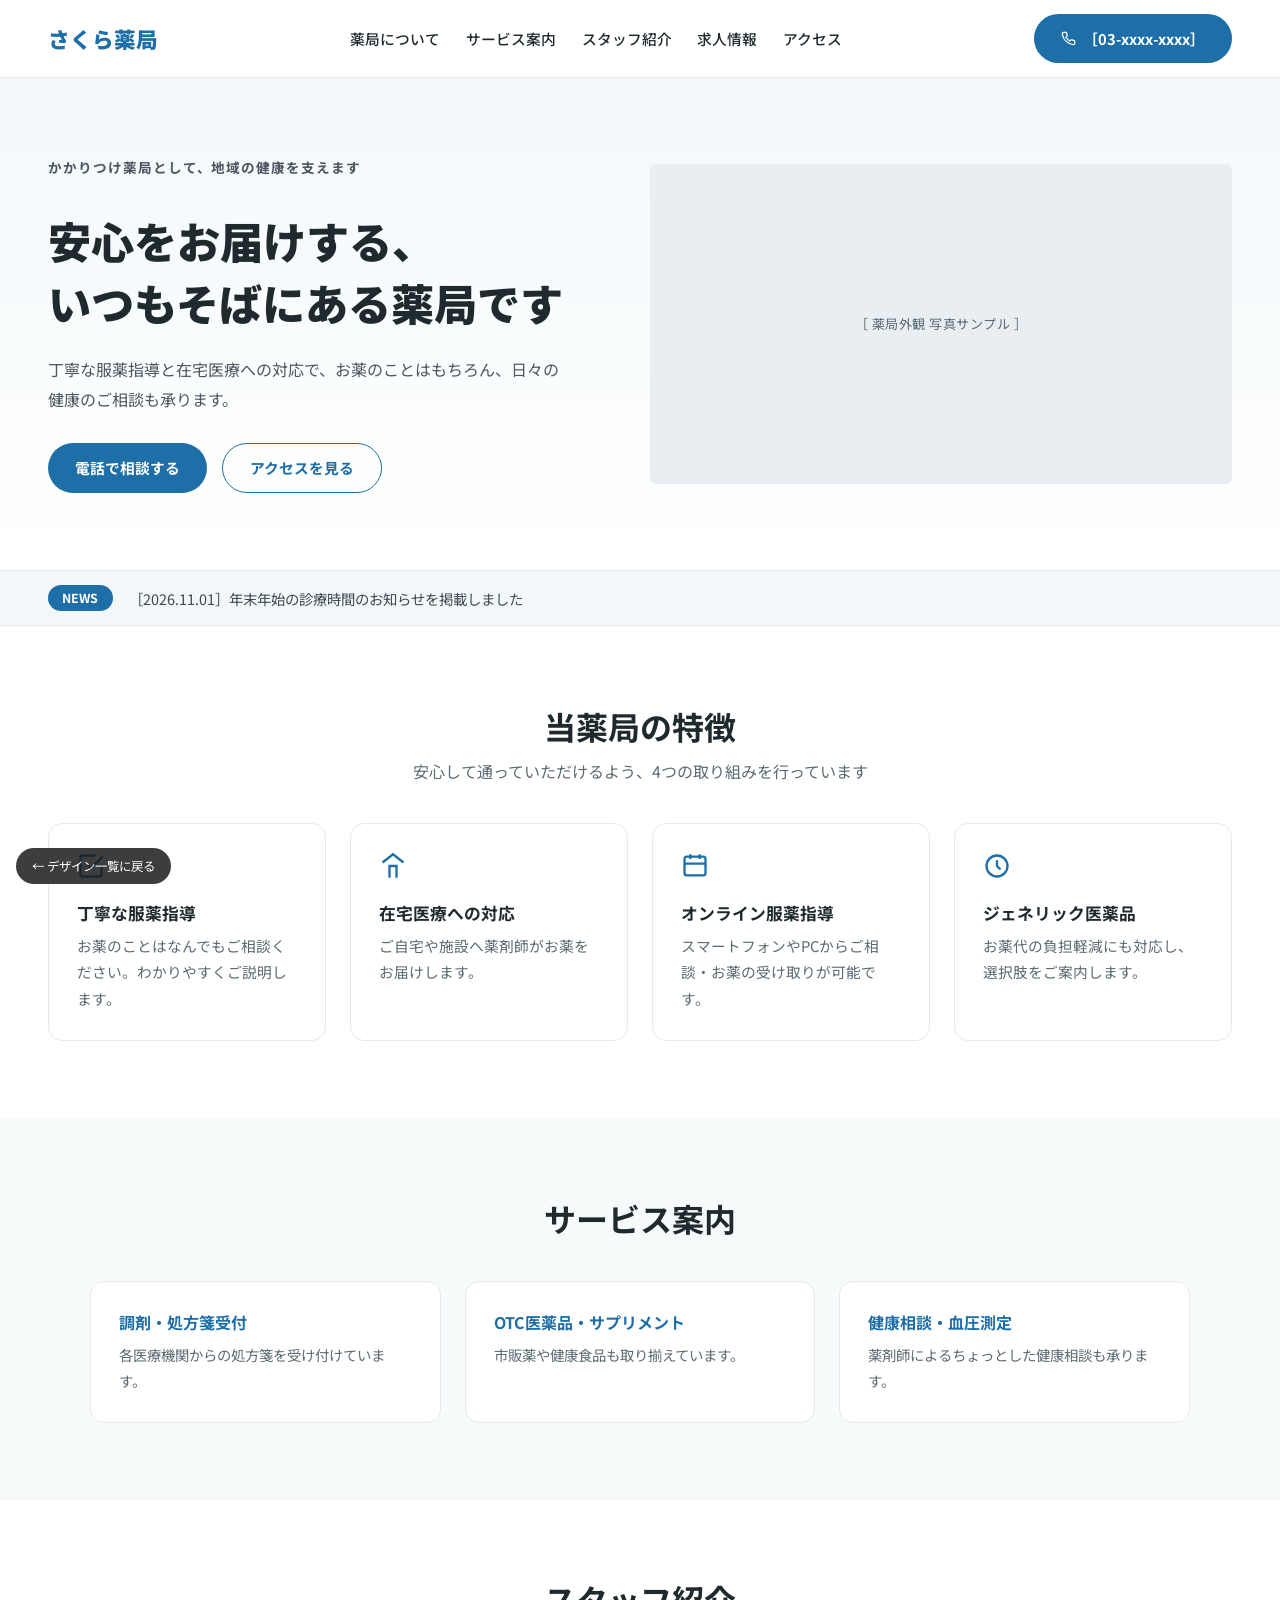
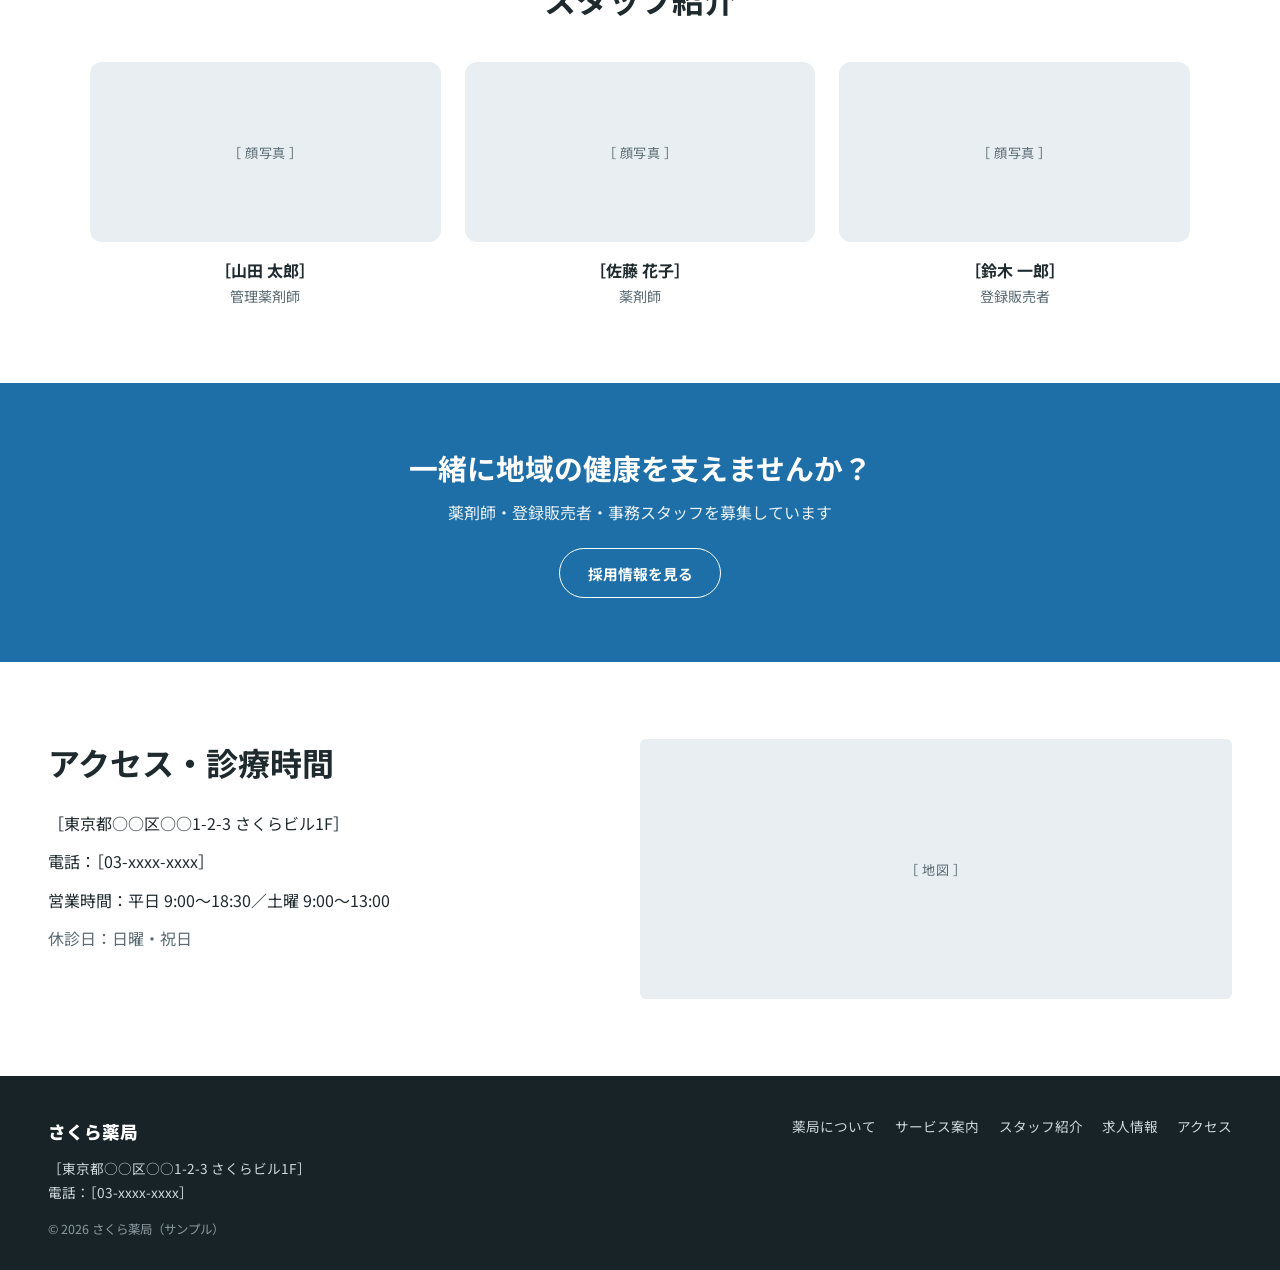
<file: clean.html>
<!doctype html>
<html lang="ja">
<head>
<meta charset="utf-8">
<meta name="viewport" content="width=device-width, initial-scale=1">
<title>さくら薬局｜清潔感・信頼タイプ（デザイン案）</title>
<link rel="stylesheet" href="css/common.css">
<link rel="stylesheet" href="css/clean.css">
<link rel="preconnect" href="https://fonts.googleapis.com">
<link rel="preconnect" href="https://fonts.gstatic.com" crossorigin>
<link rel="stylesheet" href="https://fonts.googleapis.com/css2?family=Noto+Sans+JP:wght@400;500;700;900&display=swap">
</head>
<body>
<div class="page">

<header class="site-header">
<a href="#top" class="logo">さくら薬局</a>
<nav class="main-nav" aria-label="メインナビゲーション">
<a href="#about">薬局について</a>
<a href="#service">サービス案内</a>
<a href="#staff">スタッフ紹介</a>
<a href="#recruit">求人情報</a>
<a href="#access">アクセス</a>
</nav>
<a href="tel:0300000000" class="btn-fill tel-btn">
<svg aria-hidden="true" width="15" height="15" viewBox="0 0 24 24" fill="none" stroke="currentColor" stroke-width="2"><path d="M22 16.92v3a2 2 0 0 1-2.18 2 19.79 19.79 0 0 1-8.63-3.07 19.5 19.5 0 0 1-6-6 19.79 19.79 0 0 1-3.07-8.67A2 2 0 0 1 4.11 2h3a2 2 0 0 1 2 1.72c.127.96.361 1.903.7 2.81a2 2 0 0 1-.45 2.11L8.09 9.91a16 16 0 0 0 6 6l1.27-1.27a2 2 0 0 1 2.11-.45c.907.339 1.85.573 2.81.7A2 2 0 0 1 22 16.92z"/></svg>
［03-xxxx-xxxx］
</a>
</header>

<section id="top" class="hero">
<div class="hero-copy">
<p class="hero-eyebrow">かかりつけ薬局として、地域の健康を支えます</p>
<h1>安心をお届けする、<br>いつもそばにある薬局です</h1>
<p>丁寧な服薬指導と在宅医療への対応で、お薬のことはもちろん、日々の健康のご相談も承ります。</p>
<div class="cta-row">
<a href="tel:0300000000" class="btn-fill">電話で相談する</a>
<a href="#access" class="btn-line">アクセスを見る</a>
</div>
</div>
<div class="ph-img hero-img" role="img" aria-label="薬局外観の写真（サンプル画像）">［ 薬局外観 写真サンプル ］</div>
</section>

<section class="news" aria-label="お知らせ">
<span class="news-tag">NEWS</span>
<span>［2026.11.01］年末年始の診療時間のお知らせを掲載しました</span>
</section>

<section id="about" class="features">
<h2>当薬局の特徴</h2>
<p>安心して通っていただけるよう、4つの取り組みを行っています</p>
<div class="feature-grid">
<div class="card">
<svg aria-hidden="true" width="28" height="28" viewBox="0 0 24 24" fill="none" stroke-width="2"><path d="M9 11l3 3L22 4"/><path d="M21 12v7a2 2 0 0 1-2 2H5a2 2 0 0 1-2-2V5a2 2 0 0 1 2-2h11"/></svg>
<h3>丁寧な服薬指導</h3>
<p>お薬のことはなんでもご相談ください。わかりやすくご説明します。</p>
</div>
<div class="card">
<svg aria-hidden="true" width="28" height="28" viewBox="0 0 24 24" fill="none" stroke-width="2"><path d="M3 9l9-7 9 7"/><path d="M9 22V12h6v10"/></svg>
<h3>在宅医療への対応</h3>
<p>ご自宅や施設へ薬剤師がお薬をお届けします。</p>
</div>
<div class="card">
<svg aria-hidden="true" width="28" height="28" viewBox="0 0 24 24" fill="none" stroke-width="2"><rect x="3" y="4" width="18" height="16" rx="2"/><path d="M8 2v4M16 2v4M3 10h18"/></svg>
<h3>オンライン服薬指導</h3>
<p>スマートフォンやPCからご相談・お薬の受け取りが可能です。</p>
</div>
<div class="card">
<svg aria-hidden="true" width="28" height="28" viewBox="0 0 24 24" fill="none" stroke-width="2"><circle cx="12" cy="12" r="9"/><path d="M12 7v5l3 3"/></svg>
<h3>ジェネリック医薬品</h3>
<p>お薬代の負担軽減にも対応し、選択肢をご案内します。</p>
</div>
</div>
</section>

<section id="service" class="services">
<h2>サービス案内</h2>
<div class="service-grid">
<div class="card" style="background:#fff">
<h3>調剤・処方箋受付</h3>
<p>各医療機関からの処方箋を受け付けています。</p>
</div>
<div class="card" style="background:#fff">
<h3>OTC医薬品・サプリメント</h3>
<p>市販薬や健康食品も取り揃えています。</p>
</div>
<div class="card" style="background:#fff">
<h3>健康相談・血圧測定</h3>
<p>薬剤師によるちょっとした健康相談も承ります。</p>
</div>
</div>
</section>

<section id="staff" class="staff">
<h2>スタッフ紹介</h2>
<div class="staff-grid">
<div>
<div class="ph-img staff-photo" role="img" aria-label="スタッフ写真サンプル">［ 顔写真 ］</div>
<p class="name">［山田 太郎］</p>
<p class="role">管理薬剤師</p>
</div>
<div>
<div class="ph-img staff-photo" role="img" aria-label="スタッフ写真サンプル">［ 顔写真 ］</div>
<p class="name">［佐藤 花子］</p>
<p class="role">薬剤師</p>
</div>
<div>
<div class="ph-img staff-photo" role="img" aria-label="スタッフ写真サンプル">［ 顔写真 ］</div>
<p class="name">［鈴木 一郎］</p>
<p class="role">登録販売者</p>
</div>
</div>
</section>

<section id="recruit" class="recruit">
<h2>一緒に地域の健康を支えませんか？</h2>
<p>薬剤師・登録販売者・事務スタッフを募集しています</p>
<a href="#" class="btn-line">採用情報を見る</a>
</section>

<section id="access" class="access">
<div class="access-info">
<h2>アクセス・診療時間</h2>
<p>［東京都○○区○○1-2-3 さくらビル1F］</p>
<p>電話：［03-xxxx-xxxx］</p>
<p>営業時間：平日 9:00～18:30／土曜 9:00～13:00</p>
<p style="color:#5b6b73">休診日：日曜・祝日</p>
</div>
<div class="ph-img access-map" role="img" aria-label="地図サンプル画像">［ 地図 ］</div>
</section>

<footer class="site-footer">
<div class="footer-top">
<div>
<p class="brand">さくら薬局</p>
<p>［東京都○○区○○1-2-3 さくらビル1F］<br>電話：［03-xxxx-xxxx］</p>
</div>
<nav class="footer-nav" aria-label="フッターナビゲーション">
<a href="#about">薬局について</a>
<a href="#service">サービス案内</a>
<a href="#staff">スタッフ紹介</a>
<a href="#recruit">求人情報</a>
<a href="#access">アクセス</a>
</nav>
</div>
<p class="copyright">© 2026 さくら薬局（サンプル）</p>
</footer>

</div>
<a href="index.html" class="back-link">← デザイン一覧に戻る</a>
</body>
</html>
</file>
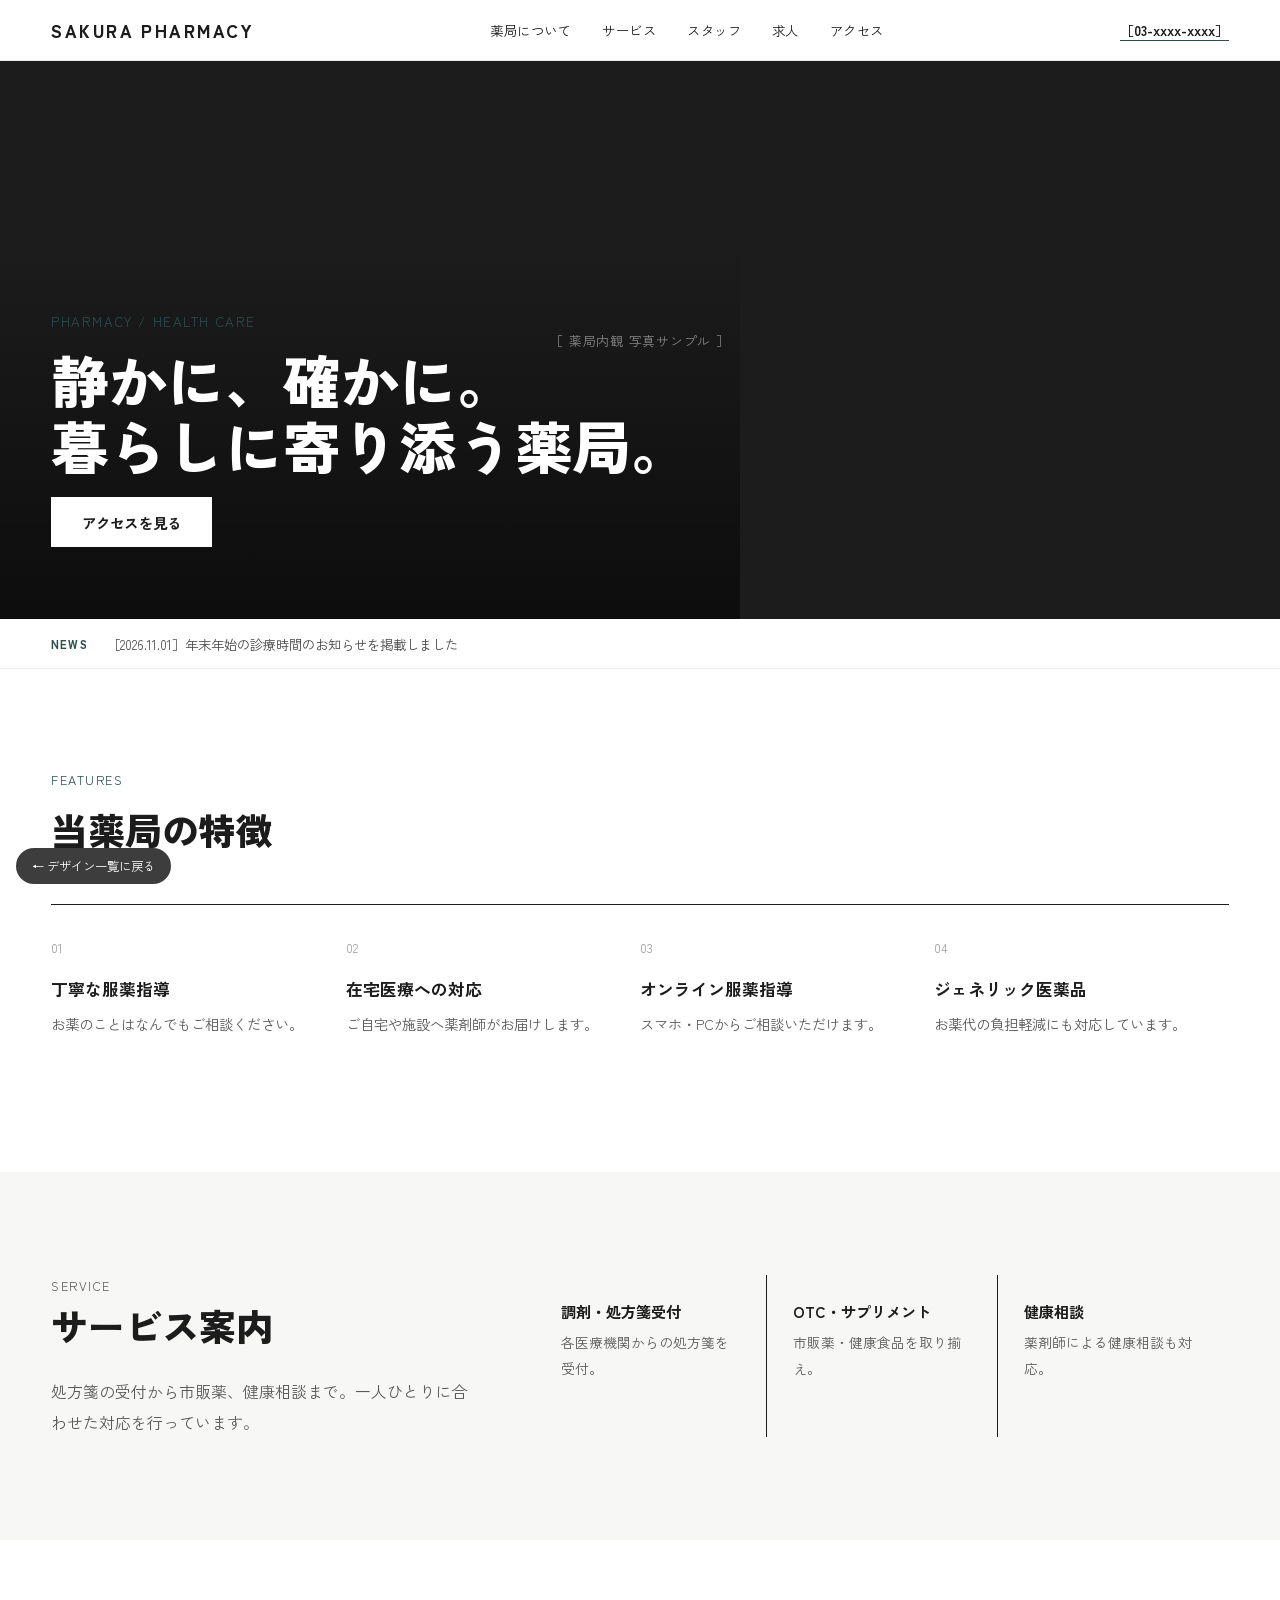
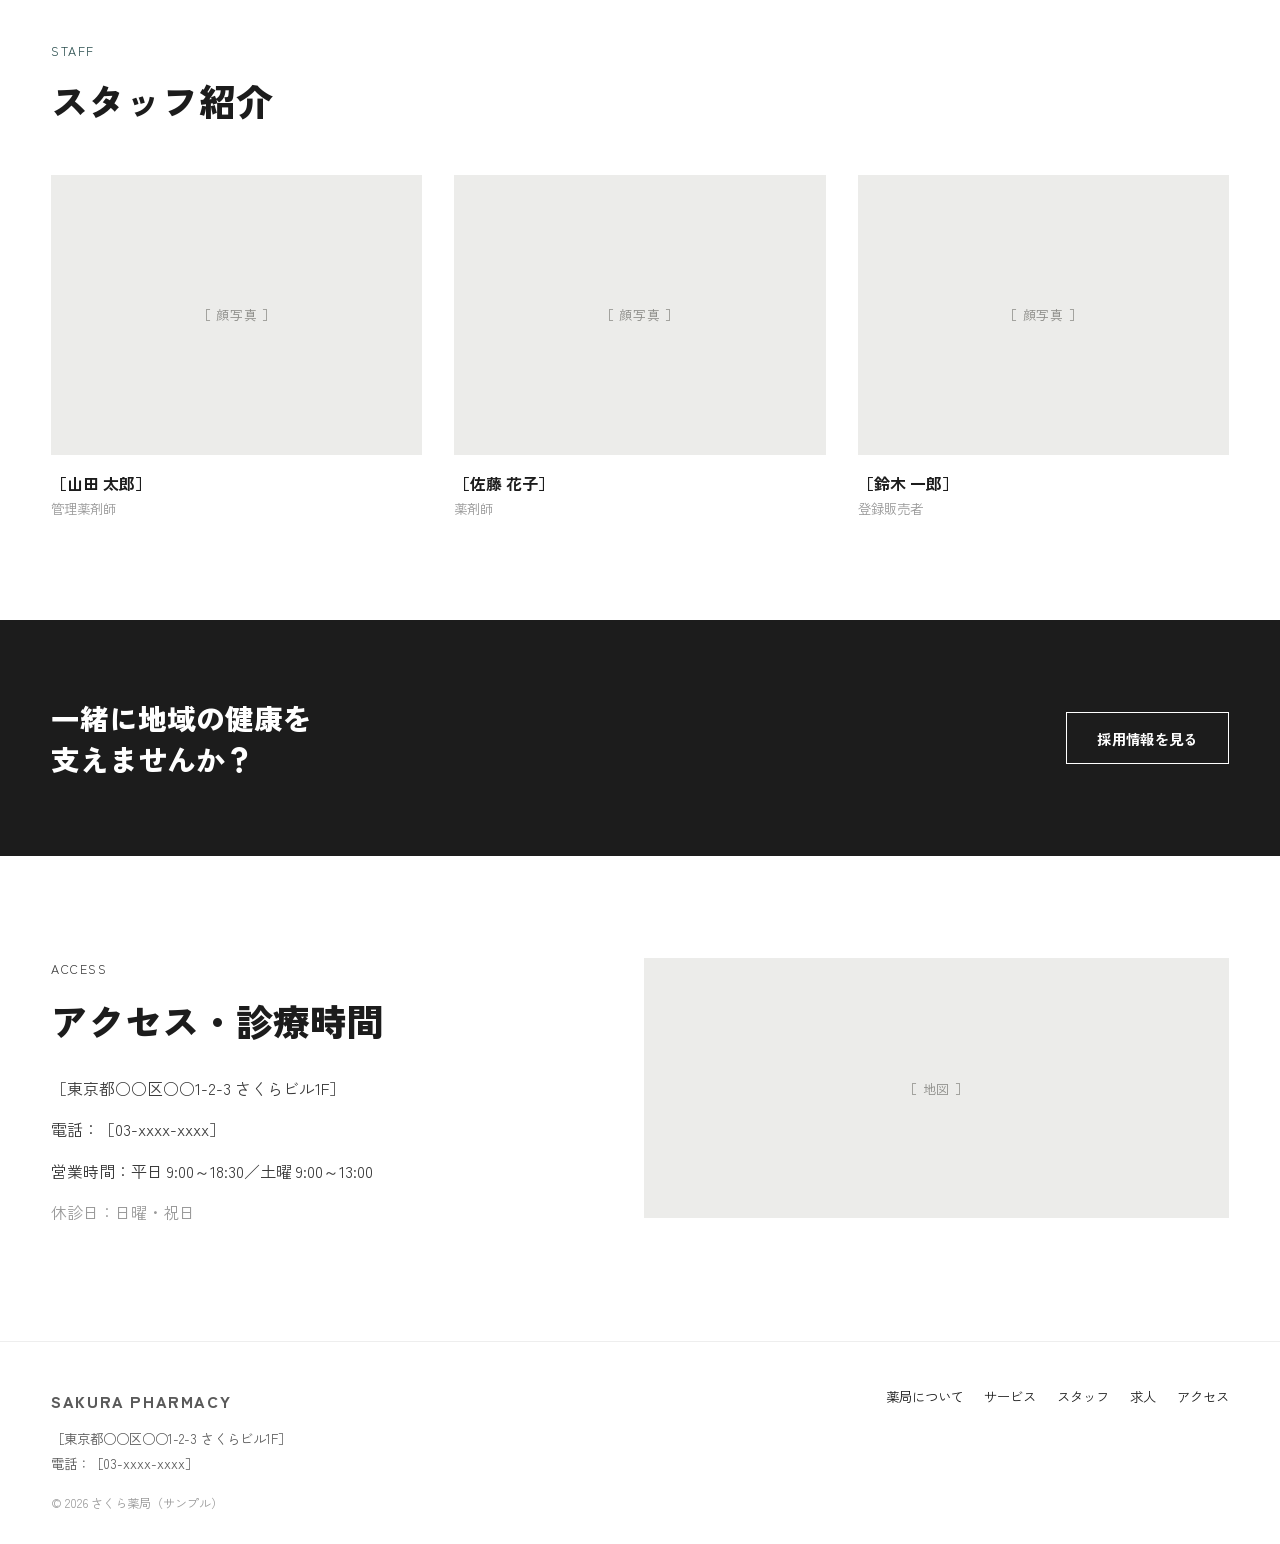
<file: modern.html>
<!doctype html>
<html lang="ja">
<head>
<meta charset="utf-8">
<meta name="viewport" content="width=device-width, initial-scale=1">
<title>さくら薬局｜モダン・洗練タイプ（デザイン案・保留中）</title>
<link rel="stylesheet" href="css/common.css">
<link rel="stylesheet" href="css/modern.css">
<link rel="preconnect" href="https://fonts.googleapis.com">
<link rel="preconnect" href="https://fonts.gstatic.com" crossorigin>
<link rel="stylesheet" href="https://fonts.googleapis.com/css2?family=Zen+Kaku+Gothic+New:wght@400;500;700;900&display=swap">
</head>
<body>
<div class="page">

<header class="site-header">
<a href="#top" class="logo">SAKURA PHARMACY</a>
<nav class="main-nav" aria-label="メインナビゲーション">
<a href="#about">薬局について</a>
<a href="#service">サービス</a>
<a href="#staff">スタッフ</a>
<a href="#recruit">求人</a>
<a href="#access">アクセス</a>
</nav>
<a href="tel:0300000000" class="tel-link">［03-xxxx-xxxx］</a>
</header>

<section id="top" class="hero">
<div class="ph-img hero-img" role="img" aria-label="薬局内観の写真（サンプル画像・未掲載）">［ 薬局内観 写真サンプル ］</div>
<div class="hero-inner">
<p class="hero-eyebrow">PHARMACY / HEALTH CARE</p>
<h1>静かに、確かに。<br>暮らしに寄り添う薬局。</h1>
<a href="#access" class="btn-fill">アクセスを見る</a>
</div>
</section>

<section class="news" aria-label="お知らせ">
<span class="news-tag">NEWS</span>
<span>［2026.11.01］年末年始の診療時間のお知らせを掲載しました</span>
</section>

<section id="about" class="features">
<p class="section-eyebrow">FEATURES</p>
<h2>当薬局の特徴</h2>
<div class="feature-grid">
<div>
<p class="num">01</p>
<h3>丁寧な服薬指導</h3>
<p>お薬のことはなんでもご相談ください。</p>
</div>
<div>
<p class="num">02</p>
<h3>在宅医療への対応</h3>
<p>ご自宅や施設へ薬剤師がお届けします。</p>
</div>
<div>
<p class="num">03</p>
<h3>オンライン服薬指導</h3>
<p>スマホ・PCからご相談いただけます。</p>
</div>
<div>
<p class="num">04</p>
<h3>ジェネリック医薬品</h3>
<p>お薬代の負担軽減にも対応しています。</p>
</div>
</div>
</section>

<section id="service" class="services">
<div class="services-copy">
<p class="section-eyebrow">SERVICE</p>
<h2>サービス案内</h2>
<p>処方箋の受付から市販薬、健康相談まで。一人ひとりに合わせた対応を行っています。</p>
</div>
<div class="service-grid">
<div>
<h3>調剤・処方箋受付</h3>
<p>各医療機関からの処方箋を受付。</p>
</div>
<div>
<h3>OTC・サプリメント</h3>
<p>市販薬・健康食品を取り揃え。</p>
</div>
<div>
<h3>健康相談</h3>
<p>薬剤師による健康相談も対応。</p>
</div>
</div>
</section>

<section id="staff" class="staff">
<p class="section-eyebrow">STAFF</p>
<h2>スタッフ紹介</h2>
<div class="staff-grid">
<div>
<div class="ph-img ph-img-lt staff-photo" role="img" aria-label="スタッフ写真サンプル">［ 顔写真 ］</div>
<p class="name">［山田 太郎］</p>
<p class="role">管理薬剤師</p>
</div>
<div>
<div class="ph-img ph-img-lt staff-photo" role="img" aria-label="スタッフ写真サンプル">［ 顔写真 ］</div>
<p class="name">［佐藤 花子］</p>
<p class="role">薬剤師</p>
</div>
<div>
<div class="ph-img ph-img-lt staff-photo" role="img" aria-label="スタッフ写真サンプル">［ 顔写真 ］</div>
<p class="name">［鈴木 一郎］</p>
<p class="role">登録販売者</p>
</div>
</div>
</section>

<section id="recruit" class="recruit">
<h2>一緒に地域の健康を<br>支えませんか？</h2>
<a href="#" class="btn-line">採用情報を見る</a>
</section>

<section id="access" class="access">
<div class="access-info">
<p class="section-eyebrow">ACCESS</p>
<h2>アクセス・診療時間</h2>
<p>［東京都○○区○○1-2-3 さくらビル1F］</p>
<p>電話：［03-xxxx-xxxx］</p>
<p>営業時間：平日 9:00～18:30／土曜 9:00～13:00</p>
<p>休診日：日曜・祝日</p>
</div>
<div class="ph-img ph-img-lt access-map" role="img" aria-label="地図サンプル画像">［ 地図 ］</div>
</section>

<footer class="site-footer">
<div class="footer-top">
<div>
<p class="brand">SAKURA PHARMACY</p>
<p>［東京都○○区○○1-2-3 さくらビル1F］<br>電話：［03-xxxx-xxxx］</p>
</div>
<nav class="footer-nav" aria-label="フッターナビゲーション">
<a href="#about">薬局について</a>
<a href="#service">サービス</a>
<a href="#staff">スタッフ</a>
<a href="#recruit">求人</a>
<a href="#access">アクセス</a>
</nav>
</div>
<p class="copyright">© 2026 さくら薬局（サンプル）</p>
</footer>

</div>
<a href="index.html" class="back-link">← デザイン一覧に戻る</a>
</body>
</html>
</file>
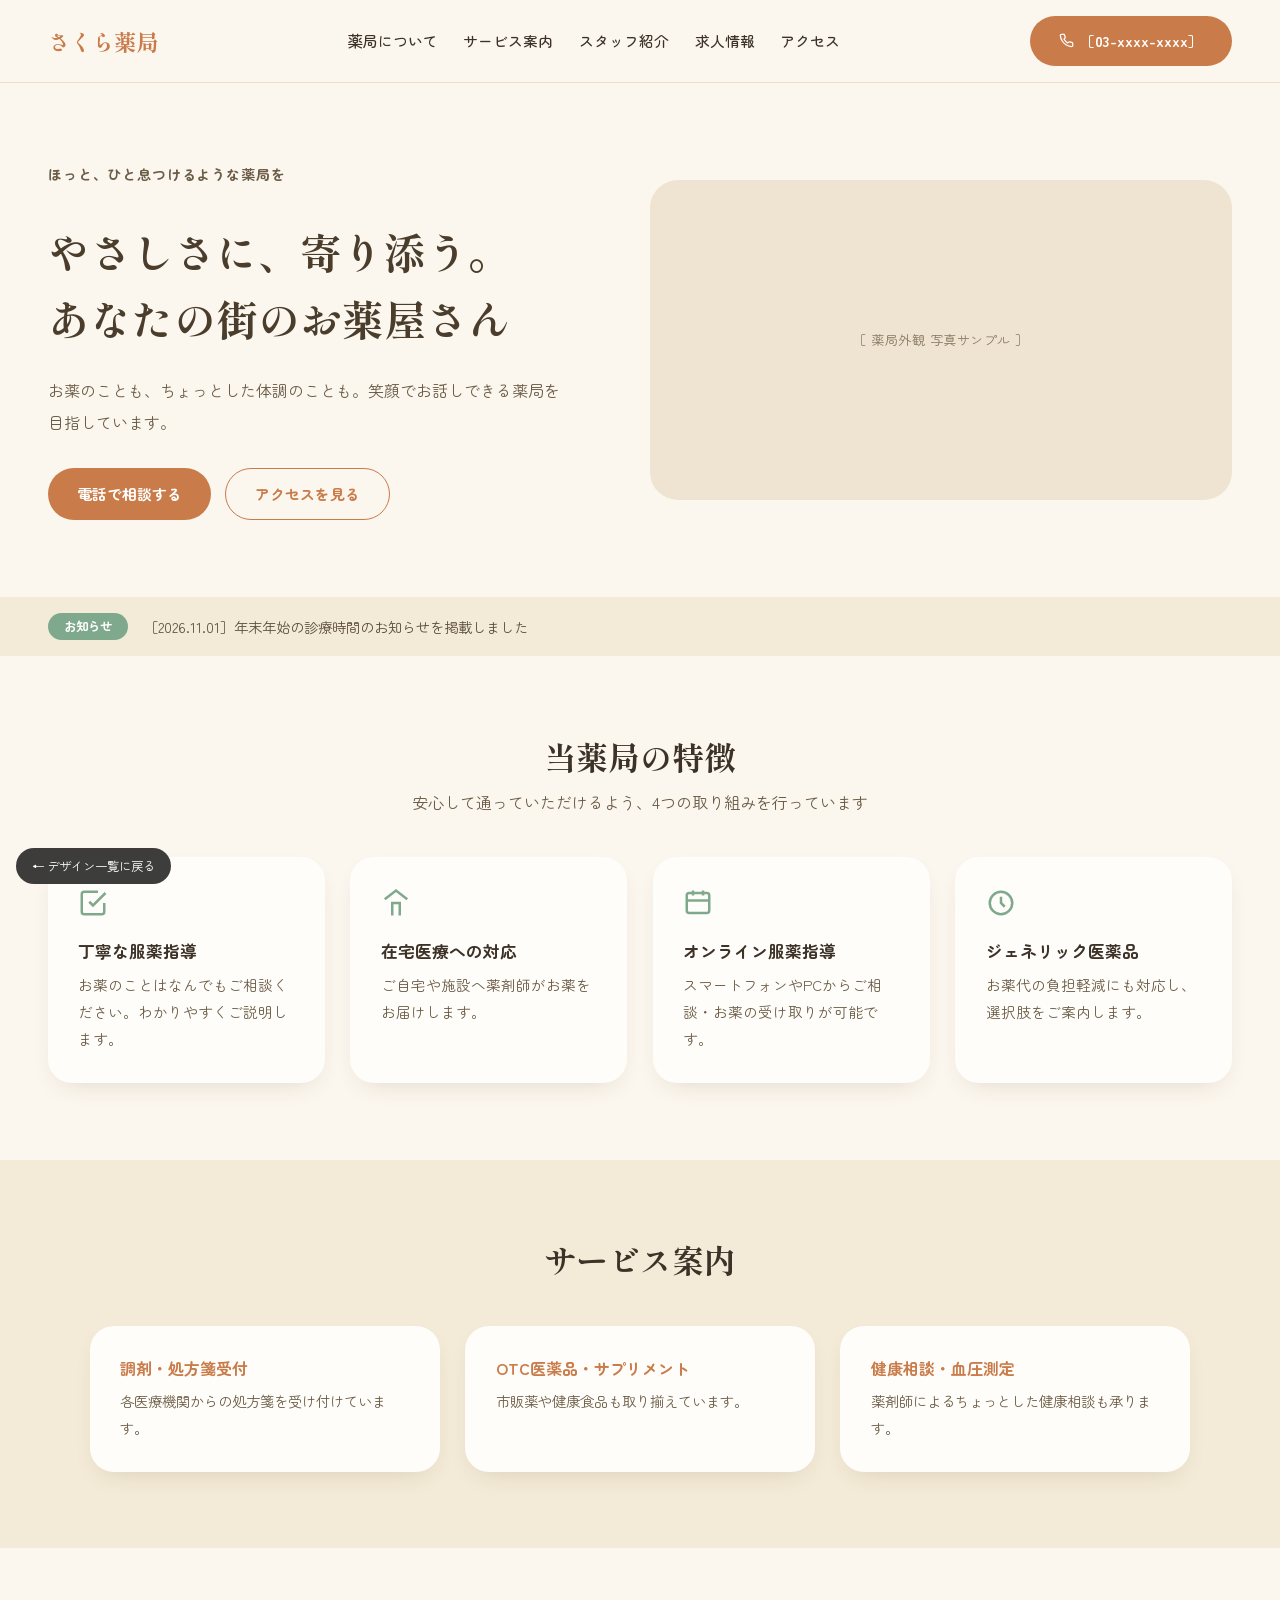
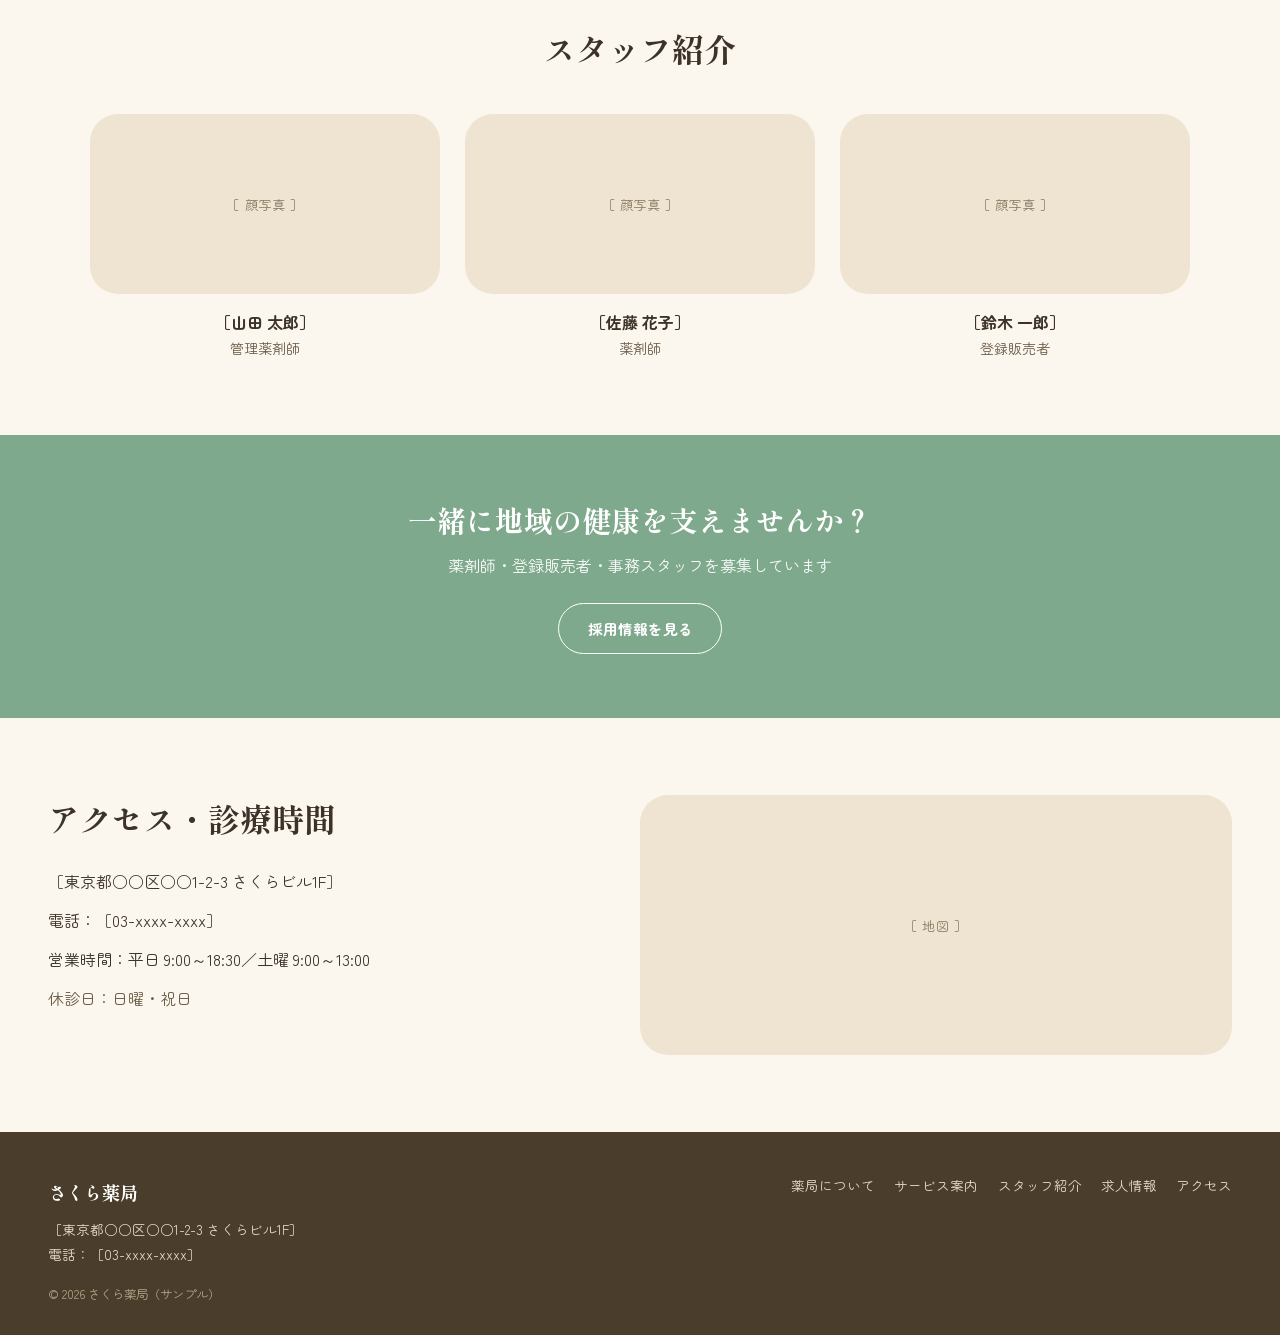
<file: warm.html>
<!doctype html>
<html lang="ja">
<head>
<meta charset="utf-8">
<meta name="viewport" content="width=device-width, initial-scale=1">
<title>さくら薬局｜やさしさ・温かみタイプ（デザイン案）</title>
<link rel="stylesheet" href="css/common.css">
<link rel="stylesheet" href="css/warm.css">
<link rel="preconnect" href="https://fonts.googleapis.com">
<link rel="preconnect" href="https://fonts.gstatic.com" crossorigin>
<link rel="stylesheet" href="https://fonts.googleapis.com/css2?family=Zen+Maru+Gothic:wght@400;500;700;900&family=Shippori+Mincho:wght@500;700&display=swap">
</head>
<body>
<div class="page">

<header class="site-header">
<a href="#top" class="logo">さくら薬局</a>
<nav class="main-nav" aria-label="メインナビゲーション">
<a href="#about">薬局について</a>
<a href="#service">サービス案内</a>
<a href="#staff">スタッフ紹介</a>
<a href="#recruit">求人情報</a>
<a href="#access">アクセス</a>
</nav>
<a href="tel:0300000000" class="btn-fill tel-btn">
<svg aria-hidden="true" width="15" height="15" viewBox="0 0 24 24" fill="none" stroke="currentColor" stroke-width="2"><path d="M22 16.92v3a2 2 0 0 1-2.18 2 19.79 19.79 0 0 1-8.63-3.07 19.5 19.5 0 0 1-6-6 19.79 19.79 0 0 1-3.07-8.67A2 2 0 0 1 4.11 2h3a2 2 0 0 1 2 1.72c.127.96.361 1.903.7 2.81a2 2 0 0 1-.45 2.11L8.09 9.91a16 16 0 0 0 6 6l1.27-1.27a2 2 0 0 1 2.11-.45c.907.339 1.85.573 2.81.7A2 2 0 0 1 22 16.92z"/></svg>
［03-xxxx-xxxx］
</a>
</header>

<section id="top" class="hero">
<div class="hero-copy">
<p class="hero-eyebrow">ほっと、ひと息つけるような薬局を</p>
<h1>やさしさに、寄り添う。<br>あなたの街のお薬屋さん</h1>
<p>お薬のことも、ちょっとした体調のことも。笑顔でお話しできる薬局を目指しています。</p>
<div class="cta-row">
<a href="tel:0300000000" class="btn-fill">電話で相談する</a>
<a href="#access" class="btn-line">アクセスを見る</a>
</div>
</div>
<div class="ph-img hero-img" role="img" aria-label="薬局外観の写真（サンプル画像）">［ 薬局外観 写真サンプル ］</div>
</section>

<section class="news" aria-label="お知らせ">
<span class="news-tag">お知らせ</span>
<span>［2026.11.01］年末年始の診療時間のお知らせを掲載しました</span>
</section>

<section id="about" class="features">
<h2>当薬局の特徴</h2>
<p>安心して通っていただけるよう、4つの取り組みを行っています</p>
<div class="feature-grid">
<div class="card">
<svg aria-hidden="true" width="30" height="30" viewBox="0 0 24 24" fill="none" stroke-width="2"><path d="M9 11l3 3L22 4"/><path d="M21 12v7a2 2 0 0 1-2 2H5a2 2 0 0 1-2-2V5a2 2 0 0 1 2-2h11"/></svg>
<h3>丁寧な服薬指導</h3>
<p>お薬のことはなんでもご相談ください。わかりやすくご説明します。</p>
</div>
<div class="card">
<svg aria-hidden="true" width="30" height="30" viewBox="0 0 24 24" fill="none" stroke-width="2"><path d="M3 9l9-7 9 7"/><path d="M9 22V12h6v10"/></svg>
<h3>在宅医療への対応</h3>
<p>ご自宅や施設へ薬剤師がお薬をお届けします。</p>
</div>
<div class="card">
<svg aria-hidden="true" width="30" height="30" viewBox="0 0 24 24" fill="none" stroke-width="2"><rect x="3" y="4" width="18" height="16" rx="2"/><path d="M8 2v4M16 2v4M3 10h18"/></svg>
<h3>オンライン服薬指導</h3>
<p>スマートフォンやPCからご相談・お薬の受け取りが可能です。</p>
</div>
<div class="card">
<svg aria-hidden="true" width="30" height="30" viewBox="0 0 24 24" fill="none" stroke-width="2"><circle cx="12" cy="12" r="9"/><path d="M12 7v5l3 3"/></svg>
<h3>ジェネリック医薬品</h3>
<p>お薬代の負担軽減にも対応し、選択肢をご案内します。</p>
</div>
</div>
</section>

<section id="service" class="services">
<h2>サービス案内</h2>
<div class="service-grid">
<div class="card">
<h3>調剤・処方箋受付</h3>
<p>各医療機関からの処方箋を受け付けています。</p>
</div>
<div class="card">
<h3>OTC医薬品・サプリメント</h3>
<p>市販薬や健康食品も取り揃えています。</p>
</div>
<div class="card">
<h3>健康相談・血圧測定</h3>
<p>薬剤師によるちょっとした健康相談も承ります。</p>
</div>
</div>
</section>

<section id="staff" class="staff">
<h2>スタッフ紹介</h2>
<div class="staff-grid">
<div>
<div class="ph-img staff-photo" role="img" aria-label="スタッフ写真サンプル">［ 顔写真 ］</div>
<p class="name">［山田 太郎］</p>
<p class="role">管理薬剤師</p>
</div>
<div>
<div class="ph-img staff-photo" role="img" aria-label="スタッフ写真サンプル">［ 顔写真 ］</div>
<p class="name">［佐藤 花子］</p>
<p class="role">薬剤師</p>
</div>
<div>
<div class="ph-img staff-photo" role="img" aria-label="スタッフ写真サンプル">［ 顔写真 ］</div>
<p class="name">［鈴木 一郎］</p>
<p class="role">登録販売者</p>
</div>
</div>
</section>

<section id="recruit" class="recruit">
<h2>一緒に地域の健康を支えませんか？</h2>
<p>薬剤師・登録販売者・事務スタッフを募集しています</p>
<a href="#" class="btn-line">採用情報を見る</a>
</section>

<section id="access" class="access">
<div class="access-info">
<h2>アクセス・診療時間</h2>
<p>［東京都○○区○○1-2-3 さくらビル1F］</p>
<p>電話：［03-xxxx-xxxx］</p>
<p>営業時間：平日 9:00～18:30／土曜 9:00～13:00</p>
<p style="color:#6b5c47">休診日：日曜・祝日</p>
</div>
<div class="ph-img access-map" role="img" aria-label="地図サンプル画像">［ 地図 ］</div>
</section>

<footer class="site-footer">
<div class="footer-top">
<div>
<p class="brand">さくら薬局</p>
<p>［東京都○○区○○1-2-3 さくらビル1F］<br>電話：［03-xxxx-xxxx］</p>
</div>
<nav class="footer-nav" aria-label="フッターナビゲーション">
<a href="#about">薬局について</a>
<a href="#service">サービス案内</a>
<a href="#staff">スタッフ紹介</a>
<a href="#recruit">求人情報</a>
<a href="#access">アクセス</a>
</nav>
</div>
<p class="copyright">© 2026 さくら薬局（サンプル）</p>
</footer>

</div>
<a href="index.html" class="back-link">← デザイン一覧に戻る</a>
</body>
</html>
</file>
<file: css/common.css>
*{box-sizing:border-box}
html{-webkit-text-size-adjust:100%}
body{margin:0}
img{max-width:100%}
.visually-hidden{position:absolute;width:1px;height:1px;overflow:hidden;clip:rect(0 0 0 0);white-space:nowrap}
</file>
<file: v2/css/style.css>
/* さくら薬局 v2
   レイアウトの考え方：見出しは左寄せ、幅1120pxの1カラムを基本に、
   「薬袋（やくたい）」をかたどった受付案内だけを主役として傾けて置く。
   配色は桜餅（葉の緑＋桜色）。桜色は強調にだけ使う。 */
:root{
  --ink:#17261F;
  --ink-soft:#4C5F56;
  --leaf:#1F6B4F;
  --leaf-deep:#0F4534;
  --mint:#E6F1EA;
  --mint-line:#CFE0D6;
  --paper:#FBFCFA;
  --white:#FFFFFF;
  --sakura:#E9879B;
  --sakura-deep:#B8405C;
  --sakura-pale:#FCE9ED;

  --font-display:'Zen Maru Gothic','Hiragino Maru Gothic ProN','Yu Gothic',sans-serif;
  --font-body:'Zen Kaku Gothic New','Hiragino Kaku Gothic ProN','Yu Gothic',Meiryo,sans-serif;
  --font-num:'Outfit','Zen Kaku Gothic New',sans-serif;

  --radius:18px;
  --radius-sm:10px;
  --gutter:clamp(18px,4vw,40px);
  --section:clamp(4rem,9vw,7rem);
}

*,*::before,*::after{box-sizing:border-box}
html{-webkit-text-size-adjust:100%;scroll-behavior:smooth;scroll-padding-top:96px}
body{
  margin:0;background:var(--paper);color:var(--ink);
  font-family:var(--font-body);font-size:1.0625rem;line-height:1.9;
  font-feature-settings:"palt";
}
img,svg{max-width:100%}
svg{display:block}
svg text{font-family:var(--font-body)}
a{color:inherit}
h1,h2,h3,p,ul,ol,dl,dd,figure{margin:0}
ul,ol{padding:0;list-style:none}
h1,h2,h3{font-family:var(--font-display);line-height:1.45;text-wrap:balance}
:focus-visible{outline:3px solid var(--sakura-deep);outline-offset:3px;border-radius:6px}
.visually-hidden{position:absolute;width:1px;height:1px;overflow:hidden;clip:rect(0 0 0 0);white-space:nowrap}
.num{font-family:var(--font-num);font-weight:600;letter-spacing:.02em}

.wrap{width:100%;max-width:calc(1120px + var(--gutter)*2);margin-inline:auto;padding-inline:var(--gutter)}

/* ---------- ボタン ---------- */
.btn{
  display:inline-flex;align-items:center;justify-content:center;gap:.55rem;
  min-height:48px;padding:.6rem 1.4rem;border-radius:999px;border:2px solid transparent;
  font-family:var(--font-display);font-weight:700;font-size:1rem;line-height:1.3;text-decoration:none;
  transition:background-color .18s,color .18s,transform .18s,box-shadow .18s;
}
.btn-lg{min-height:58px;padding:.7rem 1.9rem;font-size:1.0625rem}
.btn-primary{background:var(--leaf);color:var(--white);box-shadow:0 6px 0 var(--leaf-deep)}
.btn-primary:hover{background:var(--leaf-deep);transform:translateY(2px);box-shadow:0 4px 0 var(--leaf-deep)}
.btn-ghost{background:var(--white);color:var(--leaf-deep);border-color:var(--leaf)}
.btn-ghost:hover{background:var(--mint)}
.btn-light{background:var(--white);color:var(--leaf-deep)}
.btn-light:hover{background:var(--sakura-pale)}
.text-link{display:inline-flex;align-items:center;gap:.4rem;font-weight:700;color:var(--leaf);text-underline-offset:.3em}

/* ---------- 上部 ---------- */
.demo-strip{
  background:var(--ink);color:#DDE6E1;font-size:.78rem;line-height:1.6;text-align:center;
  padding:.45rem var(--gutter);
}
.demo-strip a{display:inline-block;color:var(--white);font-weight:700;margin-left:.5em}

.site-header{position:sticky;top:0;z-index:30;background:rgba(251,252,250,.94);backdrop-filter:blur(8px);border-bottom:1px solid var(--mint-line)}
.header-inner{display:flex;align-items:center;gap:1.25rem;min-height:76px;position:relative}
.logo{display:inline-flex;align-items:center;gap:.6rem;text-decoration:none;flex:none}
.logo-text{display:flex;flex-direction:column;font-family:var(--font-display);font-weight:900;font-size:1.45rem;line-height:1.15;color:var(--leaf-deep);letter-spacing:.04em}
.logo-text small{font-family:var(--font-body);font-size:.68rem;font-weight:500;color:var(--ink-soft);letter-spacing:.04em;margin-bottom:.15rem}
.gnav{display:flex;gap:clamp(.8rem,1.6vw,1.6rem);margin-left:auto;font-weight:700;font-size:.95rem}
.gnav a{text-decoration:none;padding:.4rem 0;border-bottom:2px solid transparent;white-space:nowrap}
.gnav a:hover{border-color:var(--sakura)}
.header-cta{display:flex;align-items:center;gap:1rem;flex:none}
.tel{display:flex;align-items:center;gap:.5rem;text-decoration:none;color:var(--leaf-deep)}
.tel span{display:flex;flex-direction:column;line-height:1.2}
.tel b{font-family:var(--font-num);font-weight:600;font-size:1.35rem;letter-spacing:.03em}
.tel small{font-size:.68rem;color:var(--ink-soft)}
.header-cta .btn-primary{box-shadow:none;min-height:46px}
.header-cta .btn-primary:hover{transform:none}
.nav-toggle{display:none}

@media (max-width:1080px){
  .tel small{display:none}
  .tel b{font-size:1.15rem}
}
@media (max-width:960px){
  .header-inner{min-height:64px}
  .logo-text{font-size:1.25rem}
  .header-cta{display:none}
  .nav-toggle{
    display:inline-flex;align-items:center;gap:.5rem;margin-left:auto;min-height:44px;padding:.3rem .9rem;
    border:2px solid var(--leaf);border-radius:999px;background:var(--white);color:var(--leaf-deep);
    font-family:var(--font-display);font-weight:700;font-size:.9rem;cursor:pointer;
  }
  .nav-toggle-bars,.nav-toggle-bars::before,.nav-toggle-bars::after{display:block;width:18px;height:2px;background:currentColor;border-radius:2px}
  .nav-toggle-bars{position:relative}
  .nav-toggle-bars::before,.nav-toggle-bars::after{content:"";position:absolute;left:0}
  .nav-toggle-bars::before{top:-6px}
  .nav-toggle-bars::after{top:6px}
  .gnav{
    display:none;position:absolute;top:100%;left:0;right:0;flex-direction:column;gap:0;margin:0;
    background:var(--white);border-bottom:1px solid var(--mint-line);box-shadow:0 18px 30px -20px rgba(15,69,52,.4);
    padding:.25rem var(--gutter) 1rem;font-size:1.05rem;
  }
  .gnav.is-open{display:flex}
  .gnav a{padding:.95rem 0;border-bottom:1px solid var(--mint-line)}
}

/* ---------- ヒーロー ---------- */
.hero{background:linear-gradient(180deg,var(--white) 0%,var(--paper) 100%);overflow:hidden}
.hero-inner{
  display:grid;grid-template-columns:minmax(0,1fr) minmax(0,1.08fr);gap:clamp(2.5rem,6vw,5.5rem);align-items:center;
  padding-block:clamp(2.5rem,5vw,4.5rem) clamp(9.5rem,13vw,11rem);
}
.hero-tag{
  display:inline-flex;align-items:center;gap:.5rem;background:var(--sakura-pale);color:var(--sakura-deep);
  font-weight:700;font-size:.9rem;line-height:1.5;padding:.4rem 1rem;border-radius:999px;margin-bottom:1.4rem;
}
.hero-tag svg{fill:var(--sakura);flex:none}
.hero h1{font-size:clamp(2.1rem,5.2vw,3.6rem);font-weight:900;letter-spacing:.03em;line-height:1.4;color:var(--leaf-deep);margin-bottom:1.5rem}
.marker{background:linear-gradient(transparent 68%,#F8C9D3 68%)}
.hero-lead{max-width:31em;color:var(--ink-soft);margin-bottom:2rem}
.hero-actions{display:flex;flex-wrap:wrap;gap:.9rem 1rem;margin-bottom:1.8rem}
.hero-points{display:flex;flex-wrap:wrap;gap:.4rem 1.4rem;font-size:.9rem;font-weight:700;color:var(--leaf-deep)}
.hero-points li{display:flex;align-items:center;gap:.45rem}
.hero-points li::before{content:"";width:.95em;height:.55em;border-left:3px solid var(--sakura);border-bottom:3px solid var(--sakura);transform:rotate(-45deg) translateY(-2px)}

.hero-visual{position:relative}
.hero-panel{position:relative;background:var(--mint);border-radius:44px 44px 44px 140px;padding:clamp(1rem,3vw,2rem) clamp(.5rem,2vw,1.5rem) 0}
.storefront{width:100%;height:auto}
.float-petal{position:absolute;fill:var(--sakura);opacity:.85;animation:drift 7s ease-in-out infinite}
.float-petal svg{fill:inherit}
.p1{top:14%;right:12%}
.p2{top:36%;left:6%;animation-delay:-2.5s}
.p3{top:6%;left:38%;animation-delay:-4.5s}
@keyframes drift{0%,100%{transform:translateY(0) rotate(-12deg)}50%{transform:translateY(14px) rotate(18deg)}}

/* 薬袋 */
.yakutai{
  position:absolute;left:clamp(-72px,-4.5vw,-16px);bottom:-128px;width:min(264px,54%);
  background:var(--white);color:var(--leaf-deep);border:2px solid var(--leaf);border-radius:6px;
  padding:.9rem 1rem .8rem;transform:rotate(-3.5deg);
  box-shadow:0 22px 34px -22px rgba(15,69,52,.55);
  font-size:.85rem;line-height:1.5;
}
.yakutai::before{content:"";position:absolute;inset:5px;border:1px solid var(--mint-line);border-radius:3px;pointer-events:none}
.yk-head{display:flex;align-items:center;justify-content:space-between;gap:.5rem;margin-bottom:.55rem}
.yk-kind{background:var(--leaf);color:var(--white);font-family:var(--font-display);font-weight:700;letter-spacing:.3em;padding:.15rem .5rem .15rem .8rem;border-radius:3px}
.yk-date{font-family:var(--font-display);font-weight:700}
.yk-name{display:flex;align-items:baseline;justify-content:space-between;gap:.5rem;border-bottom:1.5px solid var(--leaf);padding-bottom:.25rem;margin-bottom:.5rem;font-weight:700}
.yk-name span{font-family:var(--font-display);font-size:1.05rem;letter-spacing:.06em;color:var(--ink)}
.yk-rows div{display:flex;gap:.75rem;align-items:baseline;border-bottom:1px dashed var(--mint-line);padding:.3rem 0}
.yk-rows dt{flex:none;width:4.2em;font-size:.76rem;font-weight:700}
.yk-rows dd{font-family:var(--font-num);font-weight:600;font-size:1.05rem;color:var(--ink);line-height:1.4}
.yk-rows .status{font-size:.8rem}
.yk-checks{display:grid;grid-template-columns:repeat(4,1fr);gap:4px;margin:.6rem 0 .5rem;text-align:center;font-size:.7rem;font-weight:700}
.yk-checks li{border:1.5px solid var(--leaf);border-radius:3px;padding:1.5rem .1rem .25rem;position:relative}
.yk-checks li::before{content:"";position:absolute;top:.45rem;left:50%;width:.95rem;height:.5rem;border-left:3px solid var(--sakura-deep);border-bottom:3px solid var(--sakura-deep);transform:translateX(-50%) rotate(-45deg)}
.yk-foot{font-size:.72rem;font-weight:700;text-align:center;letter-spacing:.04em}

.status{display:inline-flex;align-items:center;gap:.45rem;font-family:var(--font-body);font-weight:700;font-size:.9rem;line-height:1.4}
.status::before{content:"";flex:none;width:.6rem;height:.6rem;border-radius:50%;background:#9AA8A1}
.status.is-open{color:var(--leaf)}
.status.is-open::before{background:var(--leaf);box-shadow:0 0 0 4px rgba(31,107,79,.18)}
.status.is-closed{color:var(--ink-soft)}

@media (max-width:900px){
  .hero-inner{grid-template-columns:1fr;padding-bottom:3.5rem}
  .hero-panel{border-radius:32px 32px 32px 90px}
  .yakutai{position:relative;left:auto;bottom:auto;margin:-42px 0 0 8px;width:min(310px,88%);font-size:.9rem}
}

/* ---------- 目的別の入口 ---------- */
.routes{padding-bottom:clamp(1rem,3vw,2rem)}
.routes-grid{display:grid;grid-template-columns:repeat(3,minmax(0,1fr));gap:1rem}
.route{
  display:flex;align-items:center;gap:1rem;text-decoration:none;background:var(--white);
  border:2px solid var(--mint-line);border-radius:var(--radius);padding:1.2rem 1.25rem;
  transition:border-color .18s,transform .18s;
}
.route:hover{border-color:var(--leaf);transform:translateY(-3px)}
.route-icon{flex:none;display:grid;place-items:center;width:56px;height:56px;border-radius:50%;background:var(--mint);color:var(--leaf)}
.route-body{display:flex;flex-direction:column;min-width:0;line-height:1.5}
.route-body b{font-family:var(--font-display);font-size:1.1rem;color:var(--leaf-deep)}
.route-body span{font-size:.85rem;color:var(--ink-soft)}
.route-arrow{flex:none;margin-left:auto;color:var(--sakura-deep)}
@media (max-width:900px){.routes-grid{grid-template-columns:1fr}}

/* ---------- セクション共通 ---------- */
.section{padding-block:var(--section)}
.section-head{display:grid;gap:.8rem;max-width:40em;margin-bottom:clamp(2rem,4vw,3rem)}
.section h2,.recruit h2{font-size:clamp(1.55rem,3.4vw,2.2rem);font-weight:900;letter-spacing:.03em;color:var(--leaf-deep)}
.section h2{display:flex;align-items:baseline;gap:.6rem}
.section h2 svg{flex:none;fill:var(--sakura);transform:translateY(2px) rotate(-14deg)}
.section-head p{color:var(--ink-soft)}

/* ---------- 処方箋の送り方 ---------- */
.steps{display:grid;grid-template-columns:repeat(4,minmax(0,1fr));gap:1.25rem;counter-reset:step;position:relative}
.steps::before{content:"";position:absolute;top:27px;left:6%;right:6%;border-top:3px dotted var(--sakura)}
.steps li{position:relative;display:grid;gap:.5rem;align-content:start}
.step-no{
  display:grid;place-items:center;width:56px;height:56px;border-radius:50%;background:var(--white);
  border:3px solid var(--leaf);color:var(--leaf);font-family:var(--font-num);font-weight:600;font-size:1.5rem;line-height:1;margin-bottom:.5rem;
}
.steps h3{font-size:1.15rem;color:var(--leaf-deep)}
.steps p{font-size:.95rem;line-height:1.75;color:var(--ink-soft)}
.flow-foot{display:grid;grid-template-columns:minmax(0,1fr) minmax(0,1fr);gap:1.5rem 3rem;align-items:center;margin-top:clamp(2rem,4vw,3rem)}
.flow-cta{display:grid;gap:1rem;justify-items:start}
.flow-cta p{font-size:.92rem;color:var(--ink-soft)}
.flow-cta b{color:var(--ink);margin-left:.3em}
.notice{background:var(--sakura-pale);border-radius:var(--radius-sm);padding:1.1rem 1.3rem;font-size:.95rem;line-height:1.8}
.notice b{color:var(--sakura-deep)}
@media (max-width:820px){
  .steps{grid-template-columns:1fr;gap:0}
  .steps::before{top:8px;bottom:8px;left:27px;right:auto;border-top:0;border-left:3px dotted var(--sakura)}
  .steps li{grid-template-columns:56px minmax(0,1fr);column-gap:1.1rem;row-gap:.1rem;padding-bottom:1.6rem}
  .step-no{grid-row:span 2;margin:0}
  .steps h3{align-self:end;padding-top:.3rem}
  .flow-foot{grid-template-columns:1fr}
}

/* ---------- できること ---------- */
.service{background:var(--mint)}
.service-grid{display:grid;grid-template-columns:minmax(0,5fr) minmax(0,7fr);gap:clamp(1.5rem,4vw,3.5rem);align-items:start}
.homecare{
  background:var(--leaf-deep);color:#E4F0EA;border-radius:28px;padding:clamp(1.5rem,3vw,2.25rem);
  display:grid;gap:1rem;justify-items:start;
}
.homecare-art{width:210px;height:auto}
.homecare h3{font-size:1.5rem;color:var(--white)}
.homecare ul{display:grid;gap:.35rem;font-weight:700;color:var(--white)}
.homecare li{display:flex;gap:.6rem;align-items:baseline}
.homecare li::before{content:"";flex:none;width:.5rem;height:.5rem;border-radius:50%;background:var(--sakura);transform:translateY(-2px)}
.homecare-note{font-size:.88rem;line-height:1.75;border-top:1px solid rgba(255,255,255,.22);padding-top:1rem}
.service-list{display:grid;grid-template-columns:repeat(2,minmax(0,1fr));gap:0 2rem}
.service-list li{display:flex;gap:1rem;padding:1.4rem 0;border-bottom:1px solid var(--mint-line)}
.service-list li:nth-child(-n+2){padding-top:.25rem}
.service-icon{flex:none;display:grid;place-items:center;width:52px;height:52px;border-radius:16px;background:var(--white);color:var(--leaf)}
.service-list div{min-width:0}
.service-list h3{font-size:1.1rem;color:var(--leaf-deep);margin-bottom:.25rem}
.service-list p{font-size:.92rem;line-height:1.75;color:var(--ink-soft)}
@media (max-width:980px){.service-grid{grid-template-columns:1fr}}
@media (max-width:620px){
  .service-list{grid-template-columns:1fr}
  .service-list li:nth-child(2){padding-top:1.4rem}
}

/* ---------- 薬剤師紹介 ---------- */
.staff-grid{display:grid;grid-template-columns:repeat(3,minmax(0,1fr));gap:clamp(1.25rem,3vw,2.5rem)}
.staff-card{display:grid;gap:1.1rem;align-content:start}
.avatar{width:128px;height:128px;border-radius:50%}
.staff-role{font-size:.82rem;font-weight:700;color:var(--sakura-deep);letter-spacing:.08em}
.staff-body h3{font-size:1.35rem;color:var(--leaf-deep);margin-bottom:.6rem}
.staff-comment{font-size:.96rem;line-height:1.85;color:var(--ink)}
.staff-tags{display:flex;flex-wrap:wrap;gap:.4rem;margin-top:.9rem;font-size:.78rem;font-weight:700;color:var(--leaf-deep)}
.staff-tags span{background:var(--mint);border-radius:999px;padding:.15rem .8rem}
@media (max-width:820px){
  .staff-grid{grid-template-columns:1fr;gap:2rem}
  .staff-card{grid-template-columns:96px minmax(0,1fr);gap:1.1rem}
  .avatar{width:96px;height:96px}
}

/* ---------- よくある質問・お知らせ ---------- */
.info{background:var(--white);border-block:1px solid var(--mint-line)}
.info-grid{display:grid;grid-template-columns:minmax(0,7fr) minmax(0,5fr);gap:clamp(2.5rem,6vw,5rem);align-items:start}
.info h2{margin-bottom:1.5rem}
.faq details{border-bottom:1px solid var(--mint-line)}
.faq details:first-of-type{border-top:1px solid var(--mint-line)}
.faq summary{
  display:flex;align-items:baseline;gap:.8rem;cursor:pointer;list-style:none;padding:1.15rem 2.2rem 1.15rem 0;position:relative;
  font-family:var(--font-display);font-weight:700;font-size:1.05rem;line-height:1.6;color:var(--leaf-deep);
}
.faq summary::-webkit-details-marker{display:none}
.faq summary::before{content:"Q";flex:none;font-family:var(--font-num);font-weight:600;font-size:1.25rem;color:var(--sakura-deep)}
.faq summary::after{content:"";position:absolute;right:.5rem;top:1.7rem;width:.6rem;height:.6rem;border-right:2.5px solid var(--leaf);border-bottom:2.5px solid var(--leaf);transform:rotate(45deg);transition:transform .2s}
.faq details[open] summary::after{transform:rotate(-135deg);top:1.95rem}
.faq details p{padding:0 1rem 1.3rem 1.9rem;font-size:.96rem;line-height:1.85;color:var(--ink-soft)}
.news ul{border-top:1px solid var(--mint-line);margin-bottom:1.25rem}
.news li{border-bottom:1px solid var(--mint-line)}
.news li a{display:grid;grid-template-columns:auto auto 1fr;gap:.2rem .7rem;align-items:center;padding:1rem 0;text-decoration:none}
.news time{font-family:var(--font-num);font-weight:500;font-size:.9rem;color:var(--ink-soft)}
.news .cat{justify-self:start;font-size:.72rem;font-weight:700;color:var(--leaf-deep);background:var(--mint);border-radius:4px;padding:0 .6rem}
.news .ttl{grid-column:1/-1;font-weight:500;line-height:1.65}
.news li a:hover .ttl{text-decoration:underline;text-decoration-color:var(--sakura);text-underline-offset:.3em}
@media (max-width:900px){.info-grid{grid-template-columns:1fr}}

/* ---------- 店舗案内 ---------- */
.store .section-head{display:flex;flex-wrap:wrap;align-items:center;gap:.8rem 1.5rem;max-width:none}
.store-status{background:var(--white);border:1.5px solid var(--mint-line);border-radius:999px;padding:.25rem 1rem}
.store-grid{display:grid;grid-template-columns:minmax(0,1fr) minmax(0,1fr);gap:clamp(2rem,5vw,4rem);align-items:start}
.store-info{display:grid;gap:1.25rem;justify-items:start;min-width:0}
.table-scroll{width:100%;overflow-x:auto}
.hours{width:100%;border-collapse:separate;border-spacing:0;text-align:center;font-size:.95rem;background:var(--white);border:2px solid var(--leaf);border-radius:var(--radius-sm);overflow:hidden}
.hours th,.hours td{padding:.7rem .3rem;border-bottom:1px solid var(--mint-line)}
.hours tbody tr:last-child>*{border-bottom:0}
.hours thead th{background:var(--leaf);color:var(--white);font-family:var(--font-display);font-weight:700;border-bottom:0}
.hours tbody th{font-family:var(--font-num);font-weight:600;white-space:nowrap;padding-inline:.8rem;color:var(--leaf-deep);text-align:left}
.hours thead th:first-child{text-align:left;padding-inline:.8rem;font-size:.85rem}
.hours i{display:inline-block;font-style:normal;font-size:0;vertical-align:middle}
.hours i.o{width:.95rem;height:.95rem;border-radius:50%;background:var(--leaf)}
.hours i.x{width:.9rem;height:2px;background:#A9B8B0}
.hours td.is-today{background:var(--sakura-pale)}
.hours thead th.is-today{background:var(--sakura-deep)}
.hours-note{font-size:.88rem;color:var(--ink-soft);line-height:1.7}
.store-dl{width:100%;display:grid}
.store-dl div{display:grid;grid-template-columns:4.5em minmax(0,1fr);gap:1rem;padding:.85rem 0;border-bottom:1px solid var(--mint-line)}
.store-dl div:first-child{border-top:1px solid var(--mint-line)}
.store-dl dt{font-family:var(--font-display);font-weight:700;color:var(--leaf)}
.store-dl dd{line-height:1.7}
.store-dl a.num{font-size:1.25rem;color:var(--leaf-deep);text-decoration:none}
.map{width:100%;height:auto;border-radius:20px}
@media (max-width:900px){.store-grid{grid-template-columns:1fr}}

/* ---------- 採用 ---------- */
.recruit{background:var(--sakura-pale)}
.recruit-inner{display:flex;flex-wrap:wrap;align-items:center;justify-content:space-between;gap:1.5rem 3rem;padding-block:clamp(2.5rem,6vw,4rem)}
.recruit-inner>div{flex:1 1 26em;min-width:0;display:grid;gap:.7rem}
.recruit h2{font-size:clamp(1.35rem,2.8vw,1.8rem)}
.recruit p{color:var(--ink-soft)}

/* ---------- フッター ---------- */
.site-footer{background:var(--leaf-deep);color:#CFE0D6;font-size:.9rem;line-height:1.9}
.footer-grid{display:grid;grid-template-columns:minmax(0,1.5fr) minmax(0,1fr) minmax(0,1fr);gap:2.5rem;padding-block:clamp(2.5rem,5vw,4rem) 2rem}
.footer-brand{display:grid;gap:1rem;align-content:start}
.logo-invert .logo-text{color:var(--white)}
.site-footer nav{display:grid;gap:.35rem;align-content:start;justify-items:start}
.site-footer h3{font-size:.95rem;color:var(--white);margin-bottom:.4rem}
.site-footer nav a{text-decoration:none}
.site-footer nav a:hover{color:var(--white);text-decoration:underline;text-underline-offset:.3em}
.footer-bottom{border-top:1px solid rgba(255,255,255,.16);padding-block:1.2rem;font-size:.78rem}
@media (max-width:820px){.footer-grid{grid-template-columns:1fr;gap:2rem}}

/* ---------- スマートフォン用固定メニュー ---------- */
.sp-bar{display:none}
@media (max-width:960px){
  body{padding-bottom:calc(68px + env(safe-area-inset-bottom,0px))}
  .sp-bar{
    position:fixed;left:0;right:0;bottom:0;z-index:40;display:grid;grid-template-columns:1fr 1.25fr 1fr;
    background:var(--white);border-top:1px solid var(--mint-line);box-shadow:0 -8px 24px -18px rgba(15,69,52,.5);
    padding-bottom:env(safe-area-inset-bottom,0px);
  }
  .sp-bar a{
    display:flex;flex-direction:column;align-items:center;justify-content:center;gap:.1rem;min-height:68px;
    text-decoration:none;font-family:var(--font-display);font-weight:700;font-size:.78rem;line-height:1.3;color:var(--leaf-deep);
  }
  .sp-bar a.main{background:var(--leaf);color:var(--white)}
}

@media (prefers-reduced-motion:reduce){
  html{scroll-behavior:auto}
  .float-petal{animation:none}
  .btn,.route{transition:none}
}
</file>
<file: css/clean.css>
:root{
  --primary:#1E6FA8;
  --accent:#3FA796;
}
body{
  font-family:'Noto Sans JP',sans-serif;
  color:#1f2a2e;
  background:#ffffff;
}
a{color:inherit;text-decoration:none}
a:hover{opacity:.78}
.ph-img{
  display:flex;align-items:center;justify-content:center;
  background:#e8eef1;color:#5b6b73;font-size:.82rem;letter-spacing:.04em;
  text-align:center;border-radius:6px;padding:1rem;
}
.card{border:1px solid #e4eaed;border-radius:14px;padding:1.75rem;background:#fff}
.btn-fill{display:inline-flex;align-items:center;gap:.4rem;padding:.85rem 1.7rem;border-radius:999px;font-weight:700;font-size:.92rem;background:var(--primary);color:#fff}
.btn-line{display:inline-flex;align-items:center;gap:.4rem;padding:.85rem 1.7rem;border-radius:999px;font-weight:700;font-size:.92rem;border:1.5px solid currentColor;color:var(--primary)}

.page{width:100%;max-width:100%;overflow-x:hidden;display:flex;flex-direction:column}

.site-header{
  position:sticky;top:0;z-index:10;background:#ffffffee;backdrop-filter:blur(6px);
  border-bottom:1px solid #e7ebee;display:flex;align-items:center;justify-content:space-between;
  padding:.9rem clamp(1rem,4vw,3rem);flex-wrap:wrap;gap:.75rem;
}
.logo{font-size:1.35rem;font-weight:900;color:var(--primary)}
.main-nav{display:flex;gap:clamp(.8rem,2vw,1.8rem);flex-wrap:wrap;font-size:.92rem;font-weight:500}
.tel-btn{background:var(--primary);color:#fff}

.hero{
  padding:clamp(2.5rem,6vw,5rem) clamp(1rem,4vw,3rem);display:flex;gap:2.5rem;align-items:center;flex-wrap:wrap;
  background:linear-gradient(180deg,#f2f8fa,#ffffff);
}
.hero-copy{flex:1 1 360px;min-width:280px}
.hero-eyebrow{color:var(--accent);font-weight:700;letter-spacing:.07em;font-size:.85rem;margin:0 0 .75rem}
.hero h1{font-size:clamp(1.8rem,4vw,2.7rem);line-height:1.45;margin:0 0 1.25rem;font-weight:900}
.hero-copy > p{color:#4a5660;line-height:1.9;margin:0 0 1.75rem;max-width:32rem}
.cta-row{display:flex;gap:.9rem;flex-wrap:wrap}
.hero-img{flex:1 1 380px;min-width:280px;height:320px}

.news{
  background:#f2f8fa;border-top:1px solid #e3ebee;border-bottom:1px solid #e3ebee;
  padding:.9rem clamp(1rem,4vw,3rem);display:flex;gap:1rem;align-items:center;flex-wrap:wrap;font-size:.9rem;
}
.news-tag{background:var(--primary);color:#fff;border-radius:999px;padding:.25rem .9rem;font-weight:700;font-size:.78rem}
.news > span:last-child{color:#3c4a52}

.features{padding:clamp(3rem,6vw,5rem) clamp(1rem,4vw,3rem)}
.features h2{text-align:center;font-size:clamp(1.4rem,3vw,2rem);margin:0 0 .6rem}
.features > p{text-align:center;color:#5b6b73;margin:0 0 2.5rem}
.feature-grid{display:grid;grid-template-columns:repeat(auto-fit,minmax(220px,1fr));gap:1.5rem}
.feature-grid svg{stroke:var(--primary)}
.feature-grid h3{font-size:1.05rem;margin:1rem 0 .5rem}
.feature-grid p{color:#5b6b73;font-size:.92rem;line-height:1.8;margin:0}

.services{padding:clamp(3rem,6vw,5rem) clamp(1rem,4vw,3rem);background:#f7fafb}
.services h2{text-align:center;font-size:clamp(1.4rem,3vw,2rem);margin:0 0 2.5rem}
.service-grid{display:grid;grid-template-columns:repeat(auto-fit,minmax(260px,1fr));gap:1.5rem;max-width:1100px;margin:0 auto}
.service-grid h3{font-size:1rem;margin:0 0 .5rem;color:var(--primary)}
.service-grid p{color:#5b6b73;font-size:.9rem;line-height:1.8;margin:0}

.staff{padding:clamp(3rem,6vw,5rem) clamp(1rem,4vw,3rem)}
.staff h2{text-align:center;font-size:clamp(1.4rem,3vw,2rem);margin:0 0 2.5rem}
.staff-grid{display:grid;grid-template-columns:repeat(auto-fit,minmax(220px,1fr));gap:1.5rem;max-width:1100px;margin:0 auto}
.staff-grid > div{text-align:center}
.staff-photo{height:180px;border-radius:12px;margin:0 0 1rem}
.staff-grid .name{font-weight:700;margin:0 0 .25rem}
.staff-grid .role{color:#5b6b73;font-size:.88rem;margin:0}

.recruit{padding:clamp(2.5rem,5vw,4rem) clamp(1rem,4vw,3rem);background:var(--primary);color:#fff;text-align:center}
.recruit h2{font-size:clamp(1.3rem,2.8vw,1.8rem);margin:0 0 .75rem}
.recruit p{margin:0 0 1.5rem;opacity:.9}
.recruit .btn-line{color:#fff}

.access{padding:clamp(3rem,6vw,5rem) clamp(1rem,4vw,3rem);display:flex;gap:2.5rem;flex-wrap:wrap}
.access-info{flex:1 1 320px;min-width:260px}
.access-info h2{font-size:clamp(1.4rem,3vw,2rem);margin:0 0 1.5rem}
.access-info p{margin:0 0 .6rem;line-height:1.8}
.access-map{flex:1 1 360px;min-width:260px;height:260px}

.site-footer{padding:2.5rem clamp(1rem,4vw,3rem) 2rem;background:#172327;color:#cfd8db;display:flex;flex-direction:column;gap:1rem}
.footer-top{display:flex;justify-content:space-between;flex-wrap:wrap;gap:1.5rem}
.footer-top .brand{color:#fff;font-weight:900;font-size:1.1rem;margin:0 0 .5rem}
.footer-top p{margin:0;font-size:.85rem;line-height:1.8}
.footer-nav{display:flex;gap:1.2rem;flex-wrap:wrap;font-size:.85rem}
.footer-nav a{color:#cfd8db}
.copyright{margin:0;font-size:.78rem;color:#8c9a9e}

.back-link{position:fixed;left:1rem;bottom:1rem;background:#1c1c1c;color:#fff;font-size:.78rem;padding:.55rem 1rem;border-radius:999px;z-index:20;opacity:.85}
</file>
<file: css/modern.css>
:root{
  --primary:#2B4F4F;
}
body{
  font-family:'Zen Kaku Gothic New',sans-serif;
  color:#1c1c1c;
  background:#ffffff;
}
a{color:inherit;text-decoration:none}
a:hover{opacity:.7}
.ph-img{display:flex;align-items:center;justify-content:center;background:#1c1c1c;color:#9a9a9a;font-size:.8rem;letter-spacing:.06em;text-align:center}
.ph-img-lt{background:#ececea;color:#8a8a86}
.btn-fill{display:inline-flex;align-items:center;gap:.5rem;padding:.9rem 1.9rem;font-weight:700;font-size:.9rem;letter-spacing:.02em}
.btn-line{display:inline-flex;align-items:center;gap:.5rem;padding:.9rem 1.9rem;font-weight:700;font-size:.9rem;border:1.5px solid currentColor;letter-spacing:.02em}

.page{width:100%;max-width:100%;overflow-x:hidden;display:flex;flex-direction:column}

.site-header{
  position:sticky;top:0;z-index:10;background:#fff;display:flex;align-items:center;justify-content:space-between;
  padding:1.1rem clamp(1.2rem,4vw,3.5rem);flex-wrap:wrap;gap:.75rem;border-bottom:1px solid #eee;
}
.logo{font-size:1.1rem;font-weight:900;letter-spacing:.14em}
.main-nav{display:flex;gap:clamp(1rem,2.4vw,2.2rem);flex-wrap:wrap;font-size:.84rem;letter-spacing:.04em}
.tel-link{font-size:.85rem;font-weight:700;border-bottom:1.5px solid var(--primary)}

.hero{position:relative;display:flex;align-items:flex-end;min-height:62vh}
.hero-img{position:absolute;inset:0}
.hero-inner{position:relative;z-index:1;padding:clamp(2.5rem,6vw,4.5rem) clamp(1.2rem,4vw,3.5rem);color:#fff;background:linear-gradient(0deg,rgba(0,0,0,.55),transparent)}
.hero-eyebrow{font-size:.82rem;letter-spacing:.12em;margin:0 0 .9rem;color:var(--primary)}
.hero h1{font-size:clamp(2rem,5.5vw,3.6rem);line-height:1.15;margin:0 0 1.2rem;font-weight:900;max-width:40rem}
.hero .btn-fill{background:#fff;color:#1c1c1c}

.news{padding:.9rem clamp(1.2rem,4vw,3.5rem);display:flex;gap:1.2rem;align-items:center;flex-wrap:wrap;font-size:.84rem;border-bottom:1px solid #eee}
.news-tag{font-weight:900;letter-spacing:.1em;font-size:.72rem;color:var(--primary)}
.news > span:last-child{color:#4a4a4a}

.features{padding:clamp(4rem,8vw,7rem) clamp(1.2rem,4vw,3.5rem)}
.section-eyebrow{font-size:.78rem;letter-spacing:.12em;color:var(--primary);margin:0 0 .8rem}
.features h2{font-size:clamp(1.6rem,3.4vw,2.3rem);margin:0 0 3rem;font-weight:900;max-width:30rem}
.feature-grid{display:grid;grid-template-columns:repeat(auto-fit,minmax(240px,1fr));gap:0}
.feature-grid > div{padding:2rem 1.5rem 2rem 0;border-top:1.5px solid #1c1c1c}
.feature-grid .num{font-size:.78rem;color:#9a9a9a;margin:0 0 1rem}
.feature-grid h3{font-size:1.05rem;margin:0 0 .6rem;font-weight:700}
.feature-grid p{color:#5a5a5a;font-size:.9rem;line-height:1.9;margin:0}

.services{padding:clamp(4rem,8vw,7rem) clamp(1.2rem,4vw,3.5rem);background:#f7f7f6;display:flex;gap:3rem;flex-wrap:wrap}
.services-copy{flex:1 1 300px;min-width:260px}
.services h2{font-size:clamp(1.6rem,3.4vw,2.3rem);margin:0 0 1.5rem;font-weight:900}
.services-copy > p{color:#5a5a5a;line-height:1.9;margin:0;max-width:26rem}
.service-grid{flex:2 1 420px;min-width:280px;display:grid;grid-template-columns:repeat(auto-fit,minmax(200px,1fr));gap:1px;background:#1c1c1c}
.service-grid > div{background:#f7f7f6;padding:1.6rem}
.service-grid h3{font-size:.95rem;margin:0 0 .5rem;font-weight:700}
.service-grid p{color:#5a5a5a;font-size:.86rem;line-height:1.85;margin:0}

.staff{padding:clamp(4rem,8vw,7rem) clamp(1.2rem,4vw,3.5rem)}
.staff h2{font-size:clamp(1.6rem,3.4vw,2.3rem);margin:0 0 3rem;font-weight:900}
.staff-grid{display:grid;grid-template-columns:repeat(auto-fit,minmax(220px,1fr));gap:2rem}
.staff-photo{height:280px;margin:0 0 1rem}
.staff-grid .name{font-weight:700;margin:0 0 .2rem}
.staff-grid .role{color:#9a9a9a;font-size:.84rem;margin:0}

.recruit{padding:clamp(3rem,6vw,5rem) clamp(1.2rem,4vw,3.5rem);background:#1c1c1c;color:#fff;display:flex;justify-content:space-between;align-items:center;flex-wrap:wrap;gap:1.5rem}
.recruit h2{font-size:clamp(1.3rem,2.8vw,1.8rem);margin:0;font-weight:900;max-width:26rem}
.recruit .btn-line{color:#fff}

.access{padding:clamp(4rem,8vw,7rem) clamp(1.2rem,4vw,3.5rem);display:flex;gap:3rem;flex-wrap:wrap}
.access-info{flex:1 1 320px;min-width:260px}
.access-info h2{font-size:clamp(1.6rem,3.4vw,2.3rem);margin:0 0 1.6rem;font-weight:900}
.access-info p{margin:0 0 .7rem;line-height:1.9;color:#3a3a3a}
.access-info p:last-child{color:#9a9a9a}
.access-map{flex:1 1 360px;min-width:260px;height:260px}

.site-footer{padding:2.7rem clamp(1.2rem,4vw,3.5rem) 2rem;background:#fff;color:#1c1c1c;display:flex;flex-direction:column;gap:1.1rem;border-top:1px solid #eee}
.footer-top{display:flex;justify-content:space-between;flex-wrap:wrap;gap:1.5rem}
.footer-top .brand{font-weight:900;font-size:1rem;letter-spacing:.1em;margin:0 0 .6rem}
.footer-top p{margin:0;font-size:.84rem;line-height:1.9;color:#5a5a5a}
.footer-nav{display:flex;gap:1.3rem;flex-wrap:wrap;font-size:.84rem}
.copyright{margin:0;font-size:.76rem;color:#9a9a9a}

.back-link{position:fixed;left:1rem;bottom:1rem;background:#1c1c1c;color:#fff;font-size:.78rem;padding:.55rem 1rem;border-radius:999px;z-index:20;opacity:.85}
</file>
<file: css/warm.css>
:root{
  --primary:#C97C4A;
  --accent:#7FA98C;
}
body{
  font-family:'Zen Maru Gothic',sans-serif;
  color:#3c3228;
  background:#fbf6ee;
}
a{color:inherit;text-decoration:none}
a:hover{opacity:.78}
h1,h2{font-family:'Shippori Mincho',serif}
.ph-img{
  display:flex;align-items:center;justify-content:center;
  background:#efe4d2;color:#8a7a62;font-size:.82rem;letter-spacing:.04em;
  text-align:center;border-radius:28px;padding:1rem;
}
.card{border-radius:24px;padding:1.9rem;background:#fffdf9;box-shadow:0 10px 26px -14px rgba(120,96,60,.28)}
.btn-fill{display:inline-flex;align-items:center;gap:.4rem;padding:.9rem 1.8rem;border-radius:999px;font-weight:700;font-size:.92rem;background:var(--primary);color:#fff}
.btn-line{display:inline-flex;align-items:center;gap:.4rem;padding:.9rem 1.8rem;border-radius:999px;font-weight:700;font-size:.92rem;border:1.5px solid currentColor;color:var(--primary)}

.page{width:100%;max-width:100%;overflow-x:hidden;display:flex;flex-direction:column}

.site-header{
  position:sticky;top:0;z-index:10;background:#fbf6eeee;backdrop-filter:blur(6px);
  border-bottom:1px solid #ece0cb;display:flex;align-items:center;justify-content:space-between;
  padding:1rem clamp(1rem,4vw,3rem);flex-wrap:wrap;gap:.75rem;
}
.logo{font-size:1.4rem;font-weight:700;font-family:'Shippori Mincho',serif;color:var(--primary)}
.main-nav{display:flex;gap:clamp(.8rem,2vw,1.8rem);flex-wrap:wrap;font-size:.92rem;font-weight:500}
.tel-btn{background:var(--primary);color:#fff}

.hero{padding:clamp(2.5rem,6vw,5rem) clamp(1rem,4vw,3rem);display:flex;gap:2.5rem;align-items:center;flex-wrap:wrap}
.hero-copy{flex:1 1 360px;min-width:280px}
.hero-eyebrow{color:var(--accent);font-weight:700;letter-spacing:.06em;font-size:.88rem;margin:0 0 .9rem}
.hero h1{font-size:clamp(1.8rem,4vw,2.6rem);line-height:1.6;margin:0 0 1.4rem;font-weight:700;color:#4a3d2c}
.hero-copy > p{color:#6b5c47;line-height:2;margin:0 0 1.9rem;max-width:32rem}
.cta-row{display:flex;gap:.9rem;flex-wrap:wrap}
.hero-img{flex:1 1 380px;min-width:280px;height:320px}

.news{background:#f3ead7;padding:1rem clamp(1rem,4vw,3rem);display:flex;gap:1rem;align-items:center;flex-wrap:wrap;font-size:.9rem}
.news-tag{background:var(--accent);color:#fff;border-radius:999px;padding:.3rem 1rem;font-weight:700;font-size:.78rem}
.news > span:last-child{color:#5c4e3a}

.features{padding:clamp(3rem,6vw,5rem) clamp(1rem,4vw,3rem)}
.features h2{text-align:center;font-size:clamp(1.4rem,3vw,2rem);margin:0 0 .7rem;font-weight:700}
.features > p{text-align:center;color:#6b5c47;margin:0 0 2.7rem}
.feature-grid{display:grid;grid-template-columns:repeat(auto-fit,minmax(220px,1fr));gap:1.6rem}
.feature-grid svg{stroke:var(--accent)}
.feature-grid h3{font-size:1.05rem;margin:1rem 0 .5rem;font-weight:700}
.feature-grid p{color:#6b5c47;font-size:.92rem;line-height:1.85;margin:0}

.services{padding:clamp(3rem,6vw,5rem) clamp(1rem,4vw,3rem);background:#f3ead7}
.services h2{text-align:center;font-size:clamp(1.4rem,3vw,2rem);margin:0 0 2.7rem;font-weight:700}
.service-grid{display:grid;grid-template-columns:repeat(auto-fit,minmax(260px,1fr));gap:1.6rem;max-width:1100px;margin:0 auto}
.service-grid h3{font-size:1rem;margin:0 0 .5rem;color:var(--primary);font-weight:700}
.service-grid p{color:#6b5c47;font-size:.9rem;line-height:1.85;margin:0}

.staff{padding:clamp(3rem,6vw,5rem) clamp(1rem,4vw,3rem)}
.staff h2{text-align:center;font-size:clamp(1.4rem,3vw,2rem);margin:0 0 2.7rem;font-weight:700}
.staff-grid{display:grid;grid-template-columns:repeat(auto-fit,minmax(220px,1fr));gap:1.6rem;max-width:1100px;margin:0 auto}
.staff-grid > div{text-align:center}
.staff-photo{height:180px;margin:0 0 1rem}
.staff-grid .name{font-weight:700;margin:0 0 .25rem}
.staff-grid .role{color:#6b5c47;font-size:.88rem;margin:0}

.recruit{padding:clamp(2.5rem,5vw,4rem) clamp(1rem,4vw,3rem);background:var(--accent);color:#fff;text-align:center}
.recruit h2{font-size:clamp(1.3rem,2.8vw,1.8rem);margin:0 0 .8rem;font-weight:700}
.recruit p{margin:0 0 1.6rem;opacity:.95}
.recruit .btn-line{color:#fff}

.access{padding:clamp(3rem,6vw,5rem) clamp(1rem,4vw,3rem);display:flex;gap:2.5rem;flex-wrap:wrap}
.access-info{flex:1 1 320px;min-width:260px}
.access-info h2{font-size:clamp(1.4rem,3vw,2rem);margin:0 0 1.6rem;font-weight:700}
.access-info p{margin:0 0 .6rem;line-height:1.85}
.access-map{flex:1 1 360px;min-width:260px;height:260px}

.site-footer{padding:2.7rem clamp(1rem,4vw,3rem) 2rem;background:#4a3d2c;color:#e7ddc9;display:flex;flex-direction:column;gap:1.1rem}
.footer-top{display:flex;justify-content:space-between;flex-wrap:wrap;gap:1.5rem}
.footer-top .brand{color:#fff;font-weight:700;font-size:1.15rem;margin:0 0 .5rem;font-family:'Shippori Mincho',serif}
.footer-top p{margin:0;font-size:.85rem;line-height:1.85}
.footer-nav{display:flex;gap:1.2rem;flex-wrap:wrap;font-size:.85rem}
.footer-nav a{color:#e7ddc9}
.copyright{margin:0;font-size:.78rem;color:#b3a688}

.back-link{position:fixed;left:1rem;bottom:1rem;background:#1c1c1c;color:#fff;font-size:.78rem;padding:.55rem 1rem;border-radius:999px;z-index:20;opacity:.85}
</file>
